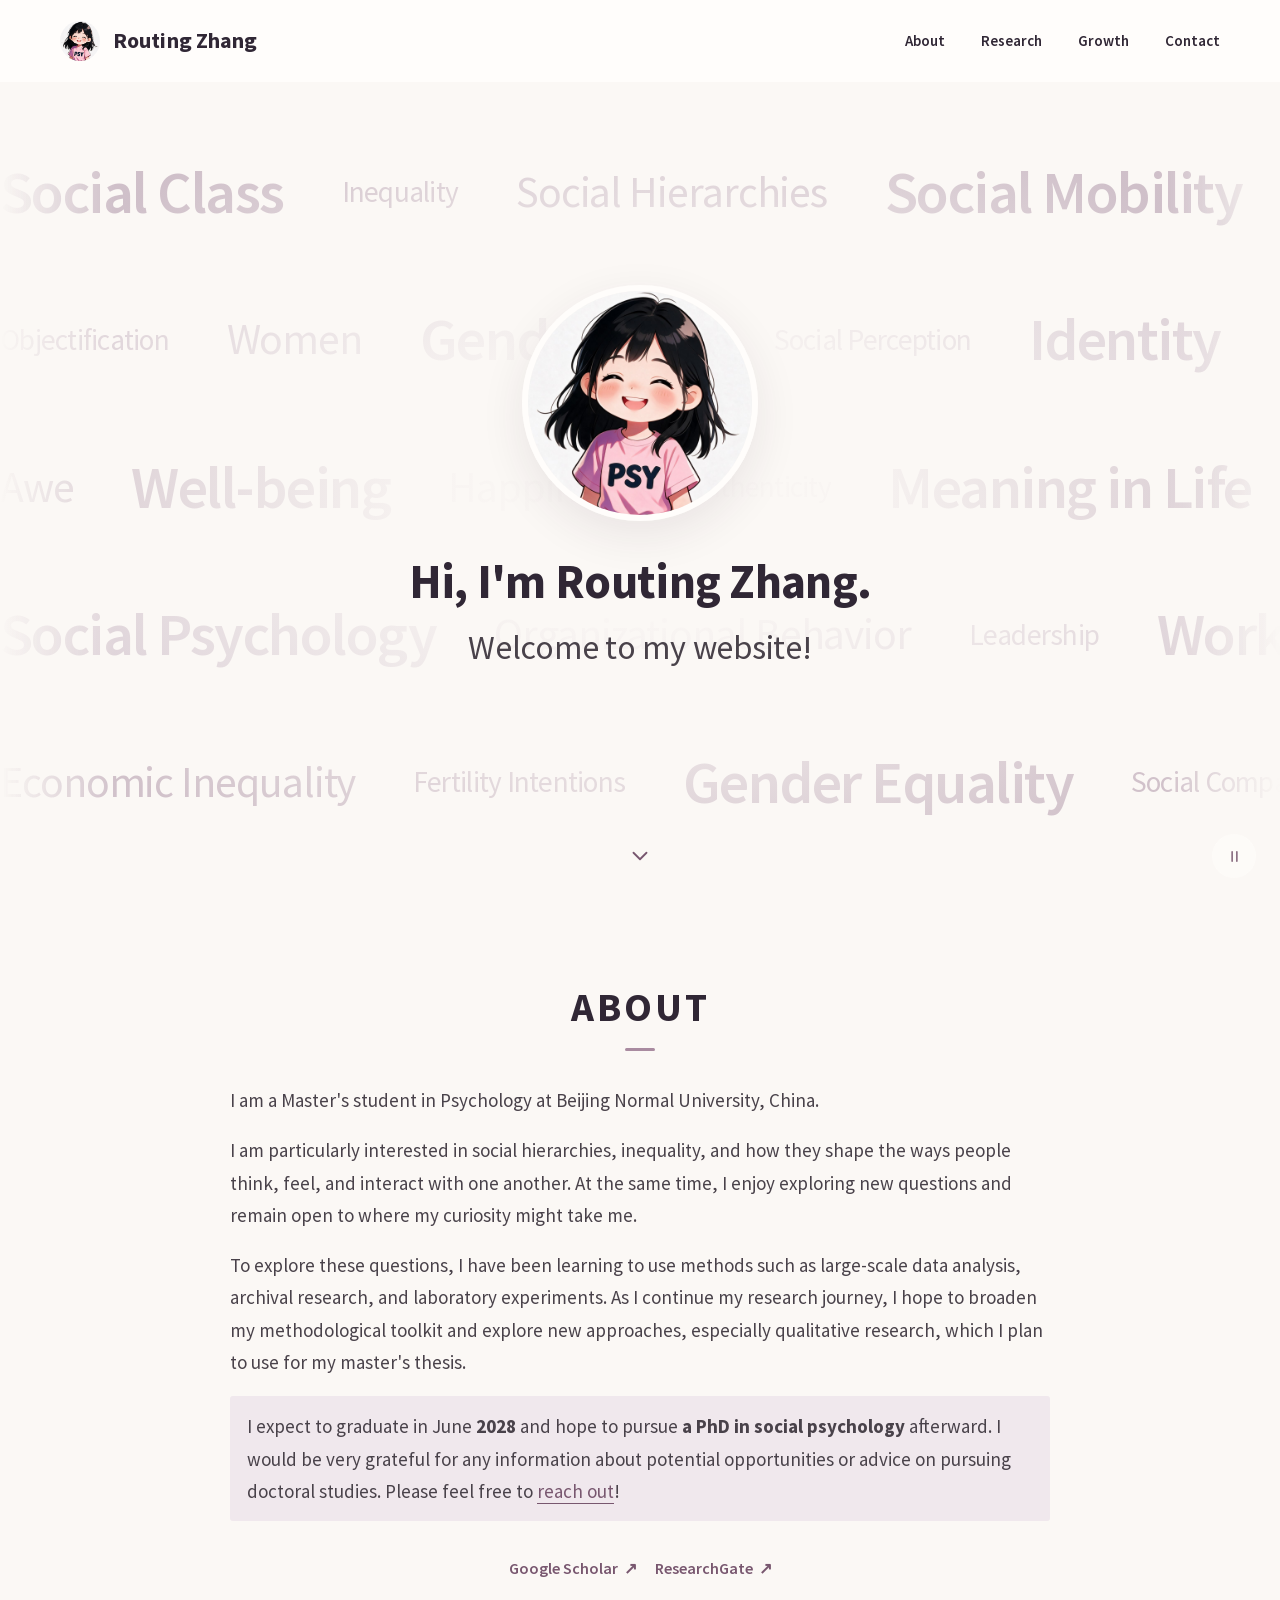
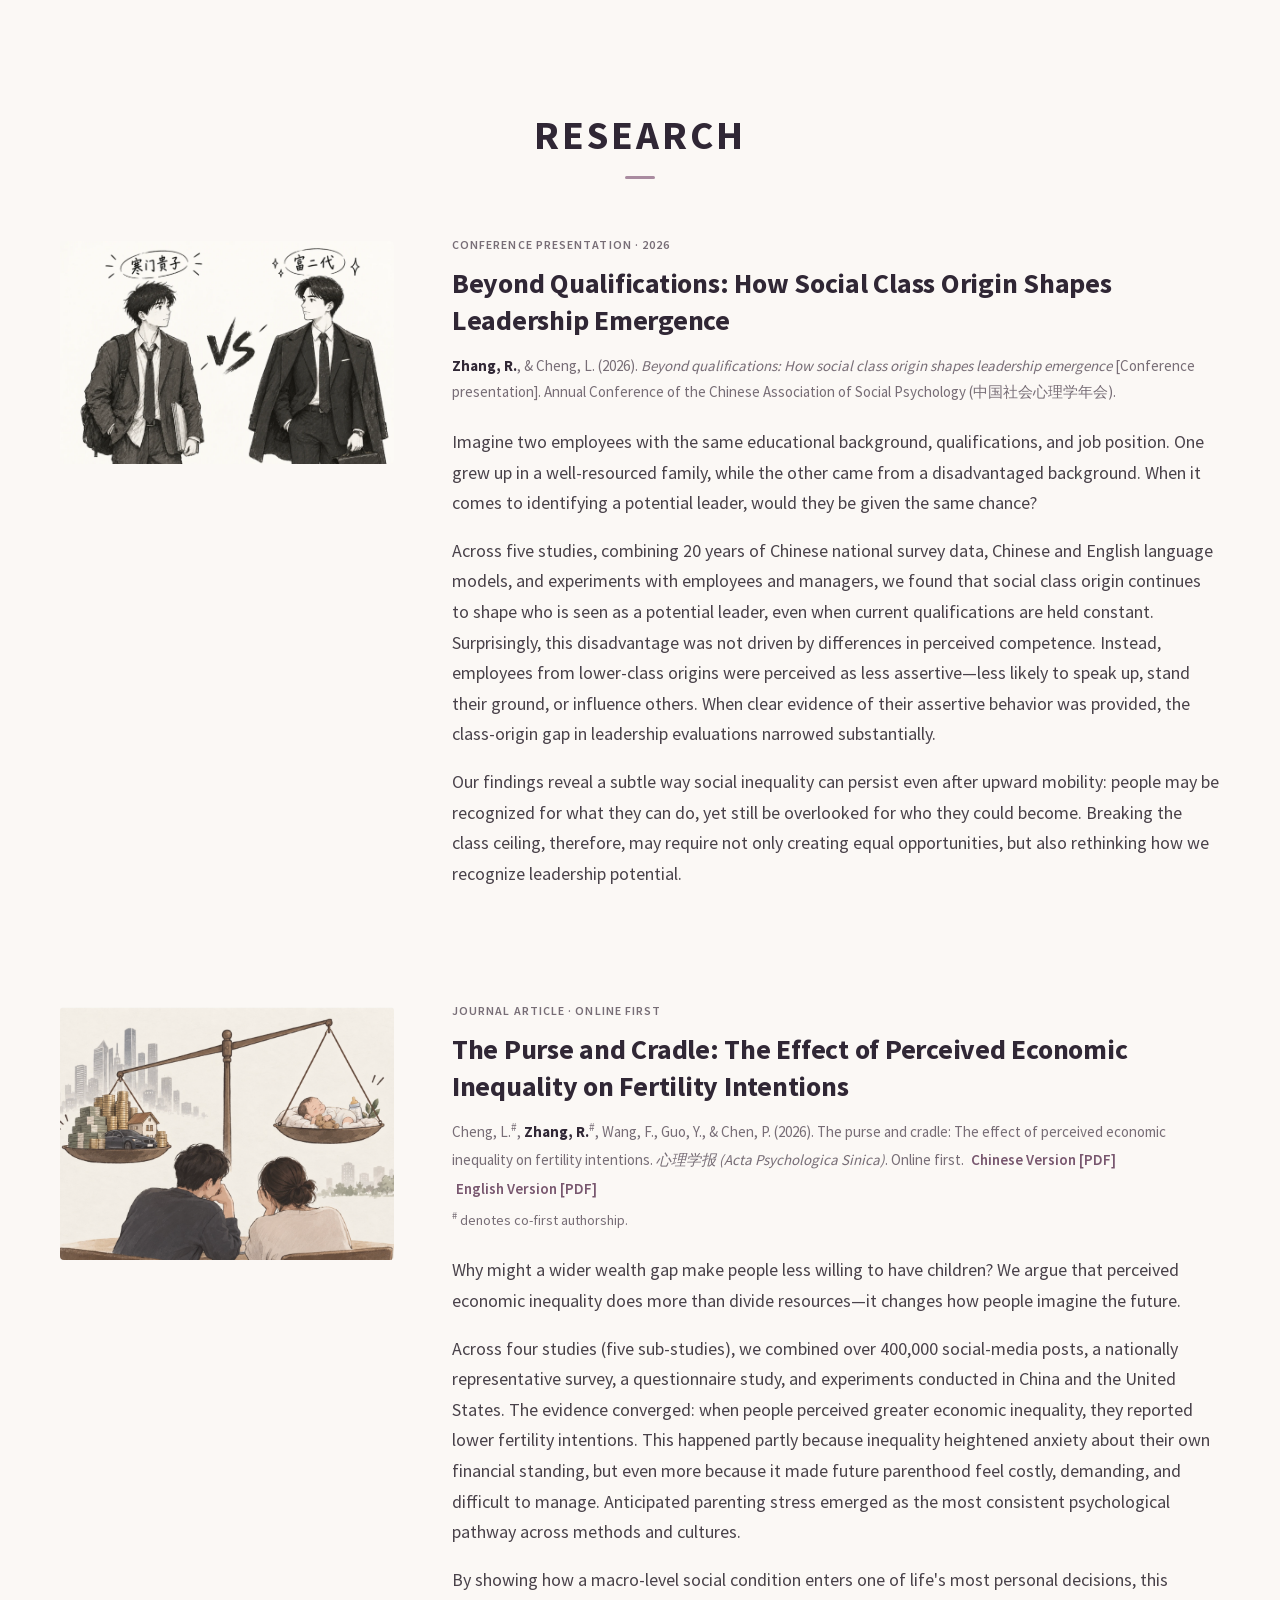
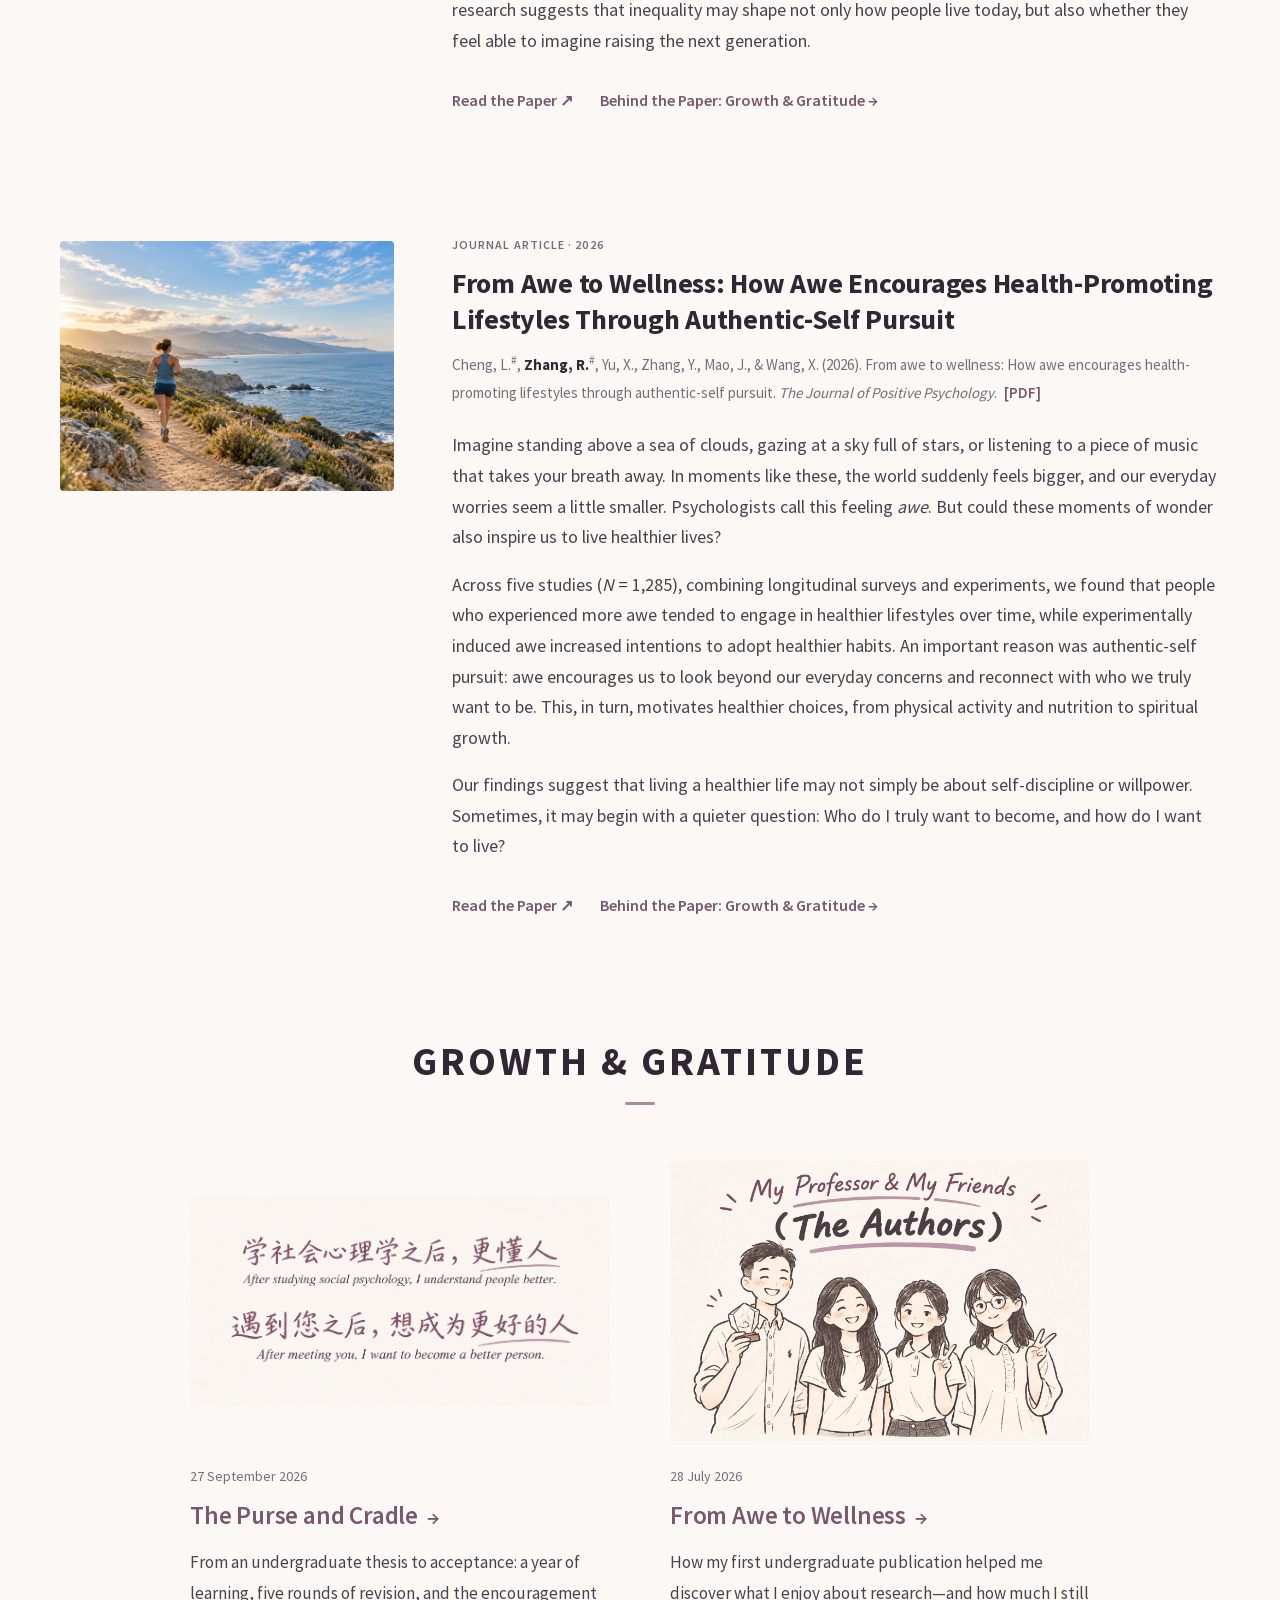
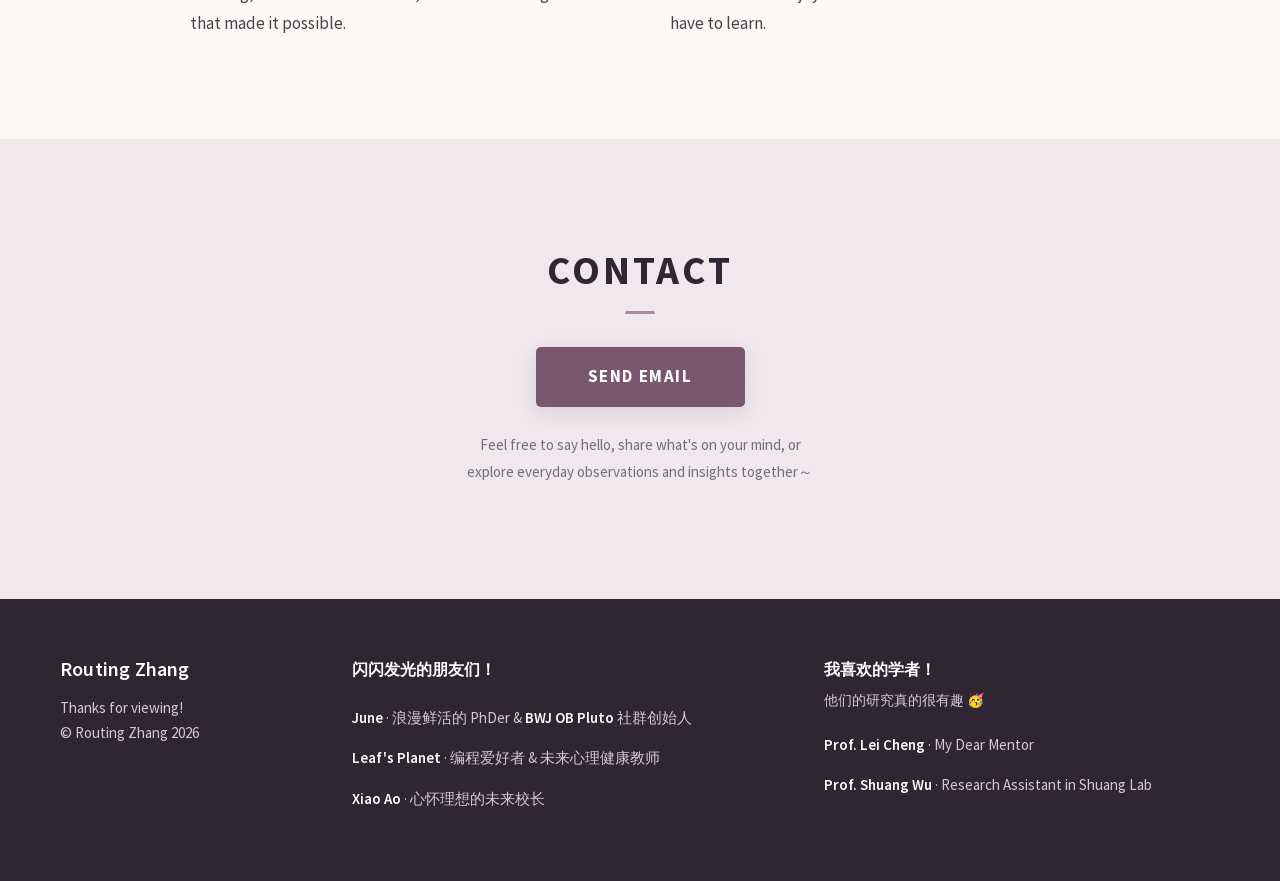
<file: index.html>
<!DOCTYPE html>
<html lang="en">
<head>
<meta charset="UTF-8">
<meta name="viewport" content="width=device-width, initial-scale=1">
<meta name="description" content="Routing Zhang, a graduate student in psychology at Beijing Normal University, studies social hierarchies, inequality, and interpersonal interactions.">
<meta name="theme-color" content="#fbf8f5">
<title>Routing Zhang | Social Psychology</title>
<link rel="icon" type="image/svg+xml" href="assets/favicon.svg">
<link rel="stylesheet" href="styles.css?v=20261113-refined-footer">
</head>
<body>
<a class="skip-link" href="#main-content">Skip to main content</a>
<header class="site-header" id="top">
  <div class="wrap nav-inner">
    <a class="brand" href="#top"><img src="assets/routing-zhang-avatar.png" alt="" width="40" height="40">Routing Zhang</a>
    <button class="menu-toggle" type="button" aria-label="Open navigation" aria-expanded="false" aria-controls="primary-navigation"><svg viewBox="0 0 24 24" fill="none" stroke="currentColor" stroke-width="1.7" stroke-linecap="round" aria-hidden="true"><path d="M4 6h16M4 12h16M4 18h16"/></svg></button>
    <nav id="primary-navigation" aria-label="Primary navigation"><a href="#about">About</a><a href="#research">Research</a><a href="#growth">Growth</a><a href="#contact">Contact</a></nav>
  </div>
</header>
<main id="main-content" tabindex="-1">
  <section class="landing-hero" id="welcome" aria-labelledby="welcome-title">
    <div class="keyword-field" aria-hidden="true">
      <div class="keyword-lane lane-1"><div class="keyword-track"><div class="keyword-group"><span class="keyword word-large">Social Class</span><span class="keyword word-small">Inequality</span><span class="keyword word-medium">Social Hierarchies</span><span class="keyword word-large">Social Mobility</span><span class="keyword word-medium">Status</span><span class="keyword word-small">Power</span></div><div class="keyword-group"><span class="keyword word-large">Social Class</span><span class="keyword word-small">Inequality</span><span class="keyword word-medium">Social Hierarchies</span><span class="keyword word-large">Social Mobility</span><span class="keyword word-medium">Status</span><span class="keyword word-small">Power</span></div></div></div>
      <div class="keyword-lane lane-2"><div class="keyword-track"><div class="keyword-group"><span class="keyword word-small">Objectification</span><span class="keyword word-medium">Women</span><span class="keyword word-large">Gender</span><span class="keyword word-medium">Sex</span><span class="keyword word-small">Social Perception</span><span class="keyword word-large">Identity</span></div><div class="keyword-group"><span class="keyword word-small">Objectification</span><span class="keyword word-medium">Women</span><span class="keyword word-large">Gender</span><span class="keyword word-medium">Sex</span><span class="keyword word-small">Social Perception</span><span class="keyword word-large">Identity</span></div></div></div>
      <div class="keyword-lane lane-3"><div class="keyword-track"><div class="keyword-group"><span class="keyword word-medium">Awe</span><span class="keyword word-large">Well-being</span><span class="keyword word-medium">Happiness</span><span class="keyword word-small">Authenticity</span><span class="keyword word-large">Meaning in Life</span><span class="keyword word-small">Health</span></div><div class="keyword-group"><span class="keyword word-medium">Awe</span><span class="keyword word-large">Well-being</span><span class="keyword word-medium">Happiness</span><span class="keyword word-small">Authenticity</span><span class="keyword word-large">Meaning in Life</span><span class="keyword word-small">Health</span></div></div></div>
      <div class="keyword-lane lane-4"><div class="keyword-track"><div class="keyword-group"><span class="keyword word-large">Social Psychology</span><span class="keyword word-medium">Organizational Behavior</span><span class="keyword word-small">Leadership</span><span class="keyword word-large">Work</span><span class="keyword word-small">Interpersonal Relations</span><span class="keyword word-medium">Social Connection</span></div><div class="keyword-group"><span class="keyword word-large">Social Psychology</span><span class="keyword word-medium">Organizational Behavior</span><span class="keyword word-small">Leadership</span><span class="keyword word-large">Work</span><span class="keyword word-small">Interpersonal Relations</span><span class="keyword word-medium">Social Connection</span></div></div></div>
      <div class="keyword-lane lane-5"><div class="keyword-track"><div class="keyword-group"><span class="keyword word-medium">Economic Inequality</span><span class="keyword word-small">Fertility Intentions</span><span class="keyword word-large">Gender Equality</span><span class="keyword word-small">Social Comparison</span><span class="keyword word-medium">Belonging</span><span class="keyword word-large">Opportunity</span></div><div class="keyword-group"><span class="keyword word-medium">Economic Inequality</span><span class="keyword word-small">Fertility Intentions</span><span class="keyword word-large">Gender Equality</span><span class="keyword word-small">Social Comparison</span><span class="keyword word-medium">Belonging</span><span class="keyword word-large">Opportunity</span></div></div></div>
    </div>
    <div class="hero-wash" aria-hidden="true"></div>
    <div class="hero-content">
      <img class="hero-portrait" src="assets/routing-zhang-avatar.png" width="1080" height="1080" fetchpriority="high" alt="Routing Zhang’s illustrated avatar, smiling in a pink PSY shirt">
      <h1 id="welcome-title">Hi, I'm Routing Zhang.<span>Welcome to my website!</span></h1>
    </div>
    <a class="hero-scroll" href="#about" aria-label="Scroll to my introduction"><svg viewBox="0 0 24 24" fill="none" stroke="currentColor" stroke-width="1.7" stroke-linecap="round" stroke-linejoin="round" aria-hidden="true"><path d="m6 9 6 6 6-6"/></svg></a>
    <button class="keyword-motion" type="button" aria-label="Pause background animation" title="Pause background animation" hidden>
      <svg class="motion-pause" viewBox="0 0 24 24" fill="none" stroke="currentColor" stroke-width="1.8" stroke-linecap="round" aria-hidden="true"><path d="M9 6v12M15 6v12"/></svg>
      <svg class="motion-play" viewBox="0 0 24 24" fill="none" stroke="currentColor" stroke-width="1.8" stroke-linejoin="round" aria-hidden="true"><path d="m9 5 10 7-10 7Z"/></svg>
    </button>
  </section>
  <div class="wrap">
  <section class="about" id="about" tabindex="-1" aria-labelledby="about-title">
    <div class="about-text">
      <h2 id="about-title">About</h2>
      <p>I am a Master's student in Psychology at Beijing Normal University, China.</p>
      <p>I am particularly interested in social hierarchies, inequality, and how they shape the ways people think, feel, and interact with one another. At the same time, I enjoy exploring new questions and remain open to where my curiosity might take me.</p>
      <p>To explore these questions, I have been learning to use methods such as large-scale data analysis, archival research, and laboratory experiments. As I continue my research journey, I hope to broaden my methodological toolkit and explore new approaches, especially qualitative research, which I plan to use for my master's thesis.</p>
      <p class="phd-paragraph">I expect to graduate in June <strong>2028</strong> and hope to pursue <strong>a PhD in social psychology</strong> afterward. I would be very grateful for any information about potential opportunities or advice on pursuing doctoral studies. Please feel free to <a href="mailto:routingzhang@mail.bnu.edu.cn">reach out</a>!</p>
      <p class="about-links"><a href="https://scholar.google.com/citations?user=qFrgf9sAAAAJ&amp;hl=zh-CN" target="_blank" rel="noopener noreferrer">Google Scholar <span aria-hidden="true">↗</span></a><a href="https://www.researchgate.net/profile/Routing-Zhang" target="_blank" rel="noopener noreferrer">ResearchGate <span aria-hidden="true">↗</span></a></p>
    </div>
  </section>
  <section class="research" id="research" tabindex="-1" aria-labelledby="research-title">
    <div class="section-head"><h2 id="research-title">Research</h2></div>
    <article class="paper" id="beyond-qualifications" aria-labelledby="leader-title">
      <div class="paper-layout">
        <div class="paper-image"><img src="assets/beyond-qualifications.webp" width="1500" height="1001" loading="lazy" alt="Black-and-white drawing of two men in different suits, labeled 寒门贵子 versus 富二代"></div>
        <div class="paper-body">
          <p class="paper-type">CONFERENCE PRESENTATION · 2026</p>
          <h3 id="leader-title">Beyond Qualifications: How Social Class Origin Shapes Leadership Emergence</h3>
          <p class="reference"><strong>Zhang, R.</strong>, &amp; Cheng, L. (2026). <em>Beyond qualifications: How social class origin shapes leadership emergence</em> [Conference presentation]. Annual Conference of the Chinese Association of Social Psychology (中国社会心理学年会).</p>
          <p>Imagine two employees with the same educational background, qualifications, and job position. One grew up in a well-resourced family, while the other came from a disadvantaged background. When it comes to identifying a potential leader, would they be given the same chance?</p>
          <p>Across five studies, combining 20 years of Chinese national survey data, Chinese and English language models, and experiments with employees and managers, we found that social class origin continues to shape who is seen as a potential leader, even when current qualifications are held constant. Surprisingly, this disadvantage was not driven by differences in perceived competence. Instead, employees from lower-class origins were perceived as less assertive—less likely to speak up, stand their ground, or influence others. When clear evidence of their assertive behavior was provided, the class-origin gap in leadership evaluations narrowed substantially.</p>
          <p>Our findings reveal a subtle way social inequality can persist even after upward mobility: people may be recognized for what they can do, yet still be overlooked for who they could become. Breaking the class ceiling, therefore, may require not only creating equal opportunities, but also rethinking how we recognize leadership potential.</p>
        </div>
      </div>
    </article>
    <article class="paper" id="purse-and-cradle" aria-labelledby="purse-title">
      <div class="paper-layout">
        <div class="paper-image"><img src="assets/purse-and-cradle.png" width="1824" height="1378" loading="lazy" alt="Warm hand-drawn illustration of a couple facing a scale: wealth, a house, and a car on one side, and a sleeping baby on the other"></div>
        <div class="paper-body">
          <p class="paper-type">JOURNAL ARTICLE · ONLINE FIRST</p>
          <h3 id="purse-title">The Purse and Cradle: The Effect of Perceived Economic Inequality on Fertility Intentions</h3>
          <p class="reference">Cheng, L.<sup aria-label="co-first author">#</sup>, <strong>Zhang, R.</strong><sup aria-label="co-first author">#</sup>, Wang, F., Guo, Y., &amp; Chen, P. (2026). The purse and cradle: The effect of perceived economic inequality on fertility intentions. <em>心理学报 (Acta Psychologica Sinica)</em>. Online first. <a class="pdf-link"
   href="assets/papers/the-purse-and-cradle.pdf?v=20261104"
   target="_blank"
   rel="noopener noreferrer"
   aria-label="Open Chinese PDF: The Purse and Cradle">
  Chinese Version [PDF]
</a>
<a class="pdf-link"
   href="assets/papers/the-purse-and-cradle-en.pdf"
   target="_blank"
   rel="noopener noreferrer"
   aria-label="Open English PDF: The Purse and Cradle">
  English Version [PDF]
</a><span class="authorship-note"><sup>#</sup> denotes co-first authorship.</span></p>
          <p>Why might a wider wealth gap make people less willing to have children? We argue that perceived economic inequality does more than divide resources—it changes how people imagine the future.</p>
          <p>Across four studies (five sub-studies), we combined over 400,000 social-media posts, a nationally representative survey, a questionnaire study, and experiments conducted in China and the United States. The evidence converged: when people perceived greater economic inequality, they reported lower fertility intentions. This happened partly because inequality heightened anxiety about their own financial standing, but even more because it made future parenthood feel costly, demanding, and difficult to manage. Anticipated parenting stress emerged as the most consistent psychological pathway across methods and cultures.</p>
          <p>By showing how a macro-level social condition enters one of life's most personal decisions, this research suggests that inequality may shape not only how people live today, but also whether they feel able to imagine raising the next generation.</p>
          <p class="paper-links"><a href="https://journal.psych.ac.cn/xlxb/CN/abstract/abstract16481.shtml" target="_blank" rel="noopener noreferrer">Read the Paper ↗</a><a href="purse-and-cradle-story.html">Behind the Paper: Growth &amp; Gratitude →</a></p>
        </div>
      </div>
    </article>
    <article class="paper" id="awe-to-wellness" aria-labelledby="awe-title">
      <div class="paper-layout">
        <div class="paper-image awe-image"><img src="assets/awe-running.png" width="1448" height="1086" loading="lazy" alt="A runner on a coastal nature trail, with the ocean and mountains in soft morning light"></div>
        <div class="paper-body">
          <p class="paper-type">JOURNAL ARTICLE · 2026</p>
          <h3 id="awe-title">From Awe to Wellness: How Awe Encourages Health-Promoting Lifestyles Through Authentic-Self Pursuit</h3>
          <p class="reference">Cheng, L.<sup aria-label="co-first author">#</sup>, <strong>Zhang, R.</strong><sup aria-label="co-first author">#</sup>, Yu, X., Zhang, Y., Mao, J., &amp; Wang, X. (2026). From awe to wellness: How awe encourages health-promoting lifestyles through authentic-self pursuit. <em>The Journal of Positive Psychology</em>. <a class="pdf-link" href="assets/papers/from-awe-to-wellness.pdf" target="_blank" rel="noopener noreferrer" aria-label="Open PDF: From Awe to Wellness">[PDF]</a></p>
          <p>Imagine standing above a sea of clouds, gazing at a sky full of stars, or listening to a piece of music that takes your breath away. In moments like these, the world suddenly feels bigger, and our everyday worries seem a little smaller. Psychologists call this feeling <em>awe</em>. But could these moments of wonder also inspire us to live healthier lives?</p>
          <p>Across five studies (<em>N</em> = 1,285), combining longitudinal surveys and experiments, we found that people who experienced more awe tended to engage in healthier lifestyles over time, while experimentally induced awe increased intentions to adopt healthier habits. An important reason was authentic-self pursuit: awe encourages us to look beyond our everyday concerns and reconnect with who we truly want to be. This, in turn, motivates healthier choices, from physical activity and nutrition to spiritual growth.</p>
          <p>Our findings suggest that living a healthier life may not simply be about self-discipline or willpower. Sometimes, it may begin with a quieter question: Who do I truly want to become, and how do I want to live?</p>
          <p class="paper-links"><a href="https://doi.org/10.1080/17439760.2026.2708043" target="_blank" rel="noopener noreferrer">Read the Paper ↗</a><a href="awe-to-wellness-story.html">Behind the Paper: Growth &amp; Gratitude →</a></p>
        </div>
      </div>
    </article>
  </section>
<section class="becoming home-growth" id="growth" tabindex="-1" aria-labelledby="growth-title">
    <header class="section-head">
      <h2 id="growth-title">Growth &amp; Gratitude</h2>
    </header>
    <div class="becoming-list">
      <article class="becoming-entry" aria-labelledby="becoming-purse-title">
        <a class="growth-cover" href="purse-and-cradle-story.html" aria-labelledby="becoming-purse-title"><img src="assets/purse-growth-cover-plum.png" width="1774" height="887" alt="After studying social psychology, I understand people better. After meeting you, I want to become a better person." decoding="async"></a>
        <p class="becoming-date"><time datetime="2026-09-27">27 September 2026</time></p>
        <h3 id="becoming-purse-title"><a href="purse-and-cradle-story.html">The Purse and Cradle <span aria-hidden="true">→</span></a></h3>
        <p>From an undergraduate thesis to acceptance: a year of learning, five rounds of revision, and the encouragement that made it possible.</p>
      </article>
      <article class="becoming-entry" aria-labelledby="becoming-awe-title">
        <a class="growth-cover" href="awe-to-wellness-story.html" aria-labelledby="becoming-awe-title"><img src="assets/awe-growth-cover-plum.png" width="1536" height="1024" alt="My Professor and My Friends: an illustrated group portrait of the authors." decoding="async"></a>
        <p class="becoming-date"><time datetime="2026-07-28">28 July 2026</time></p>
        <h3 id="becoming-awe-title"><a href="awe-to-wellness-story.html">From Awe to Wellness <span aria-hidden="true">→</span></a></h3>
        <p>How my first undergraduate publication helped me discover what I enjoy about research—and how much I still have to learn.</p>
      </article>
    </div>
  </section>
  </div>
</main>
<section class="contact" id="contact" tabindex="-1" aria-labelledby="contact-title">
  <div class="wrap">
    <h2 id="contact-title">Contact</h2>
    <a class="email-button" href="mailto:routingzhang@mail.bnu.edu.cn">Send Email</a>
    <p class="contact-note" style="max-width:580px;text-wrap:balance;margin:24px auto 0;font-size:15px;line-height:1.8;color:var(--muted)">Feel free to say hello, share what's on your mind, or explore everyday observations and insights together～</p>
  </div>
</section>
<footer class="footer">
  <div class="wrap footer-main">
    <div class="footer-about">
      <p class="footer-name">Routing Zhang</p>
      <p class="footer-note">Thanks for viewing! <span class="footer-credit">© Routing Zhang <span id="year">2026</span></span></p>
    </div>
    <nav class="footer-friends" aria-labelledby="friends-title">
      <h2 id="friends-title" lang="zh-CN">闪闪发光的朋友们！</h2>
      <ul>
        <li><a href="https://wenjunbian.github.io/" target="_blank" rel="noopener noreferrer">June</a><span class="footer-description" lang="zh-CN"> · 浪漫鲜活的 PhDer &amp; <a href="https://mp.weixin.qq.com/s/BjEi-r94QIzPFTiwJjfrXA" target="_blank" rel="noopener noreferrer">BWJ OB Pluto</a> 社群创始人</span></li>
        <li><a href="https://blog.leafyee.xyz/" target="_blank" rel="noopener noreferrer">Leaf's Planet</a><span class="footer-description" lang="zh-CN"> · 编程爱好者 &amp; 未来心理健康教师</span></li>
        <li><a href="https://tianyuliufang.com/" target="_blank" rel="noopener noreferrer">Xiao Ao</a><span class="footer-description" lang="zh-CN"> · 心怀理想的未来校长</span></li>
      </ul>
    </nav>
    <nav class="footer-friends footer-scholars" aria-labelledby="scholars-title">
      <h2 id="scholars-title" lang="zh-CN">我喜欢的学者！</h2>
      <p class="footer-intro" lang="zh-CN">他们的研究真的很有趣 🥳</p>
      <ul>
        <li><a href="https://leicheng-socialpsychology.github.io/#/featured" target="_blank" rel="noopener noreferrer">Prof. Lei Cheng</a><span class="footer-description"> · My Dear Mentor</span></li>
        <li><a href="https://shuangwu-ob.github.io/" target="_blank" rel="noopener noreferrer">Prof. Shuang Wu</a><span class="footer-description"> · Research Assistant in Shuang Lab</span></li>
      </ul>
    </nav>
  </div>
</footer>
<script src="script.js?v=20261028-keyword-hero-v1" defer></script>
  <!-- Statcounter -->
<script>
var sc_project = 13370671;
var sc_invisible = 1;
var sc_security = "4b68d99b";
</script>
<script
  src="https://www.statcounter.com/counter/counter.js"
  async>
</script>
<noscript>
  <div class="statcounter">
    <a title="free hit counter"
       href="https://statcounter.com/"
       target="_blank"
       rel="noopener noreferrer">
      <img class="statcounter"
           src="https://c.statcounter.com/13370671/0/4b68d99b/1/"
           alt="free hit counter"
           referrerpolicy="no-referrer-when-downgrade">
    </a>
  </div>
</noscript>
<!-- End of Statcounter -->
</body>
</html>
</file>
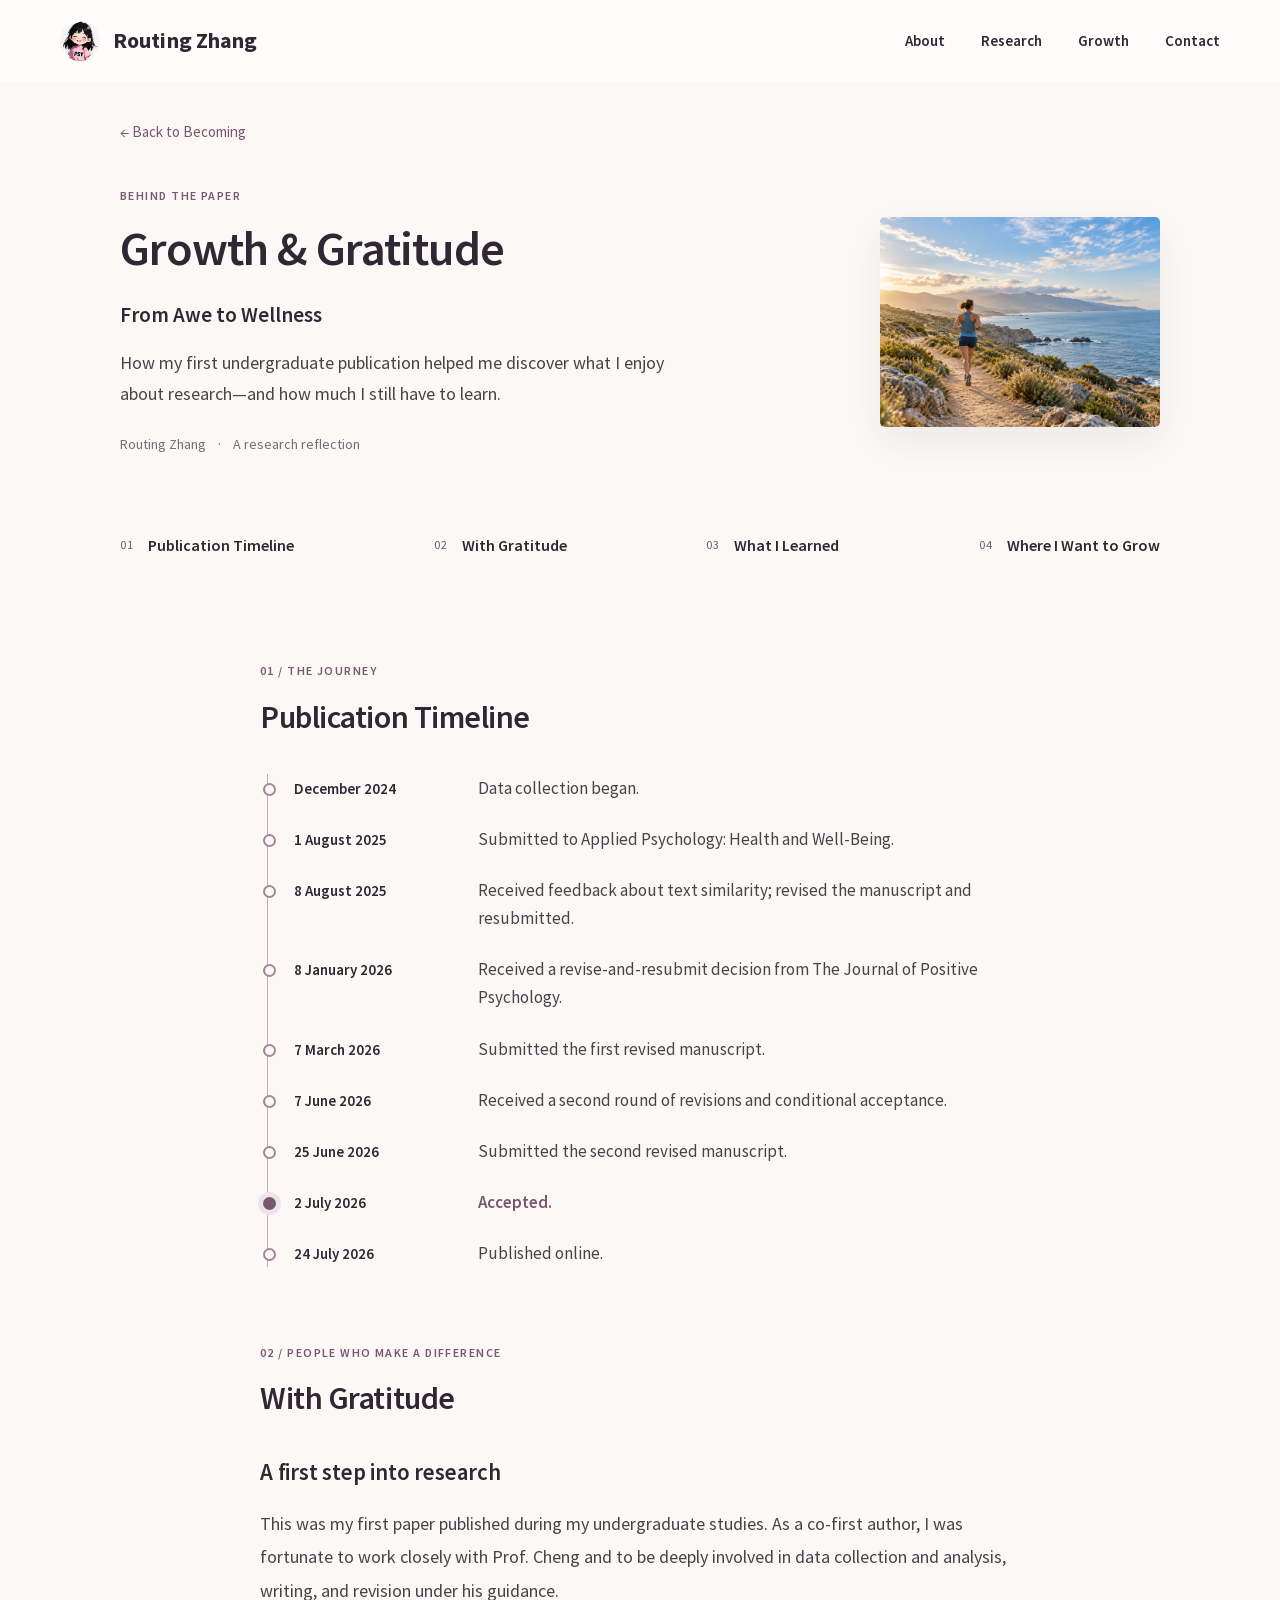
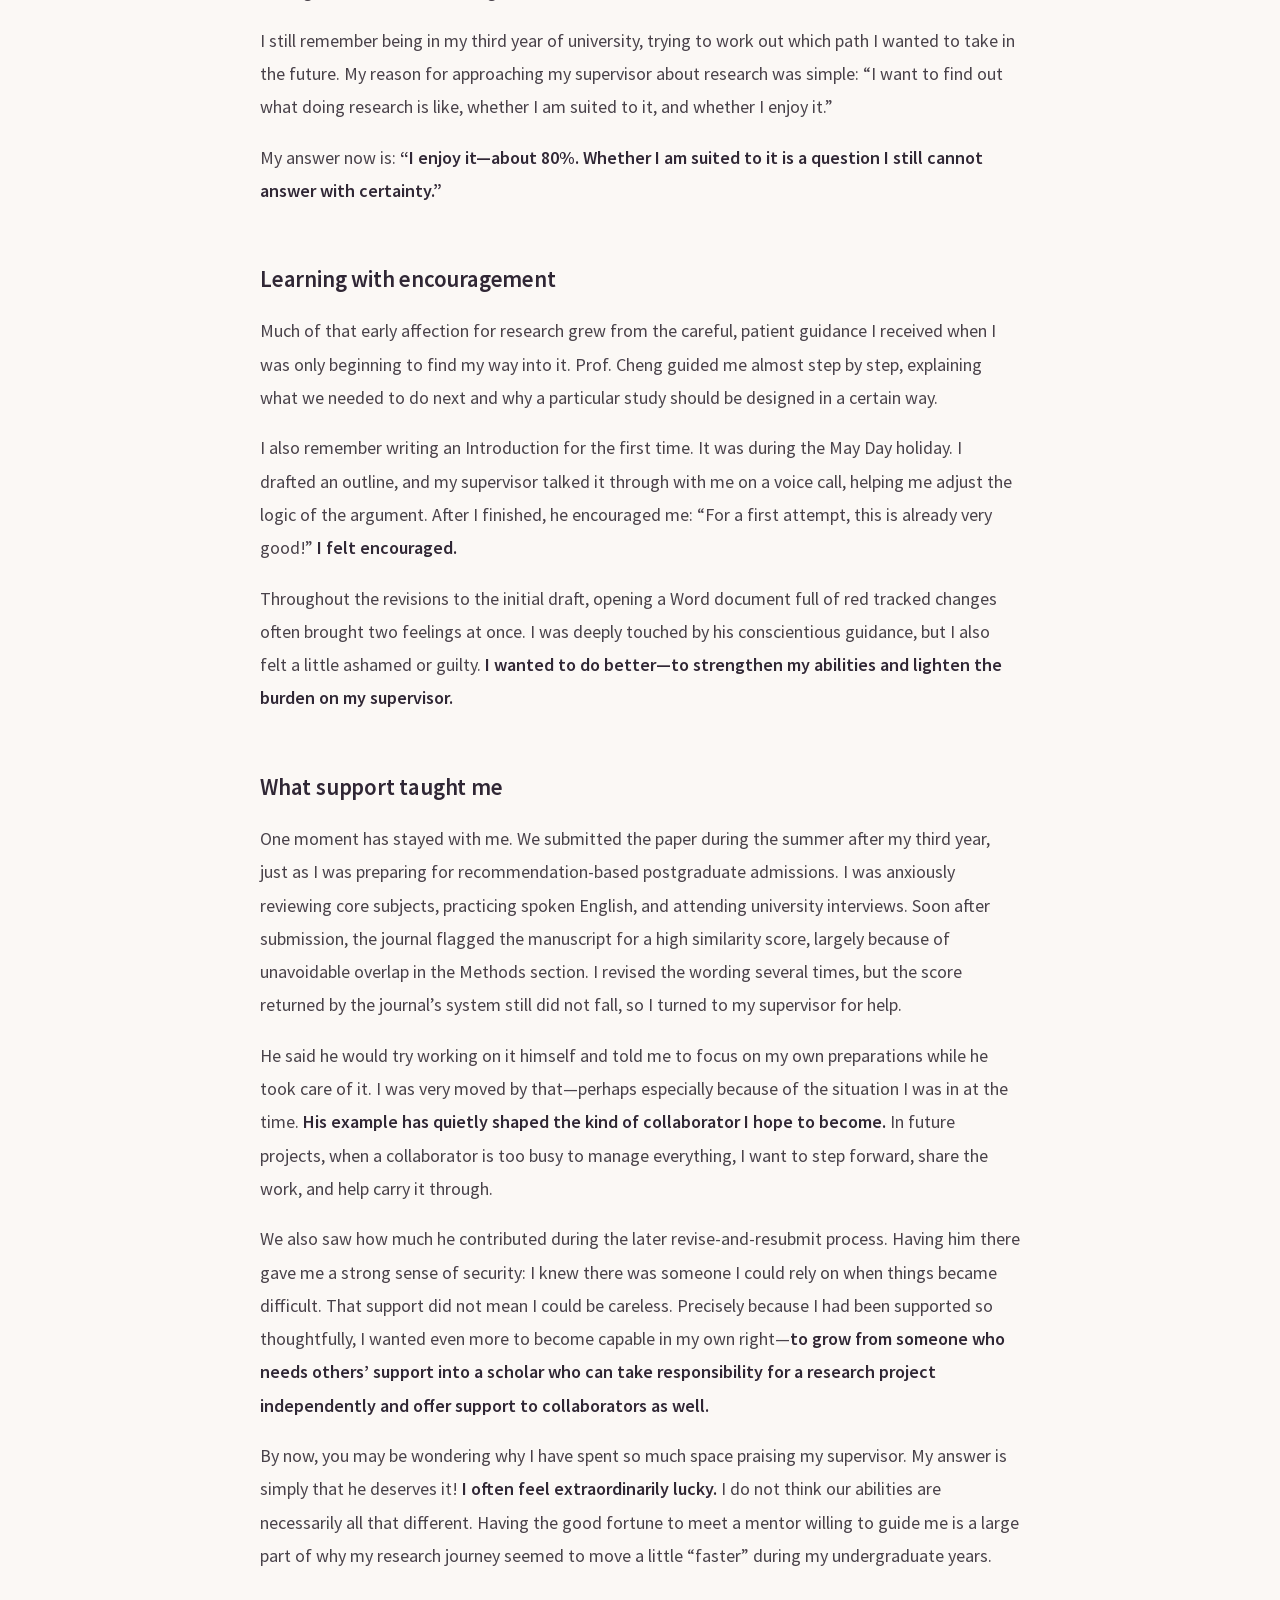
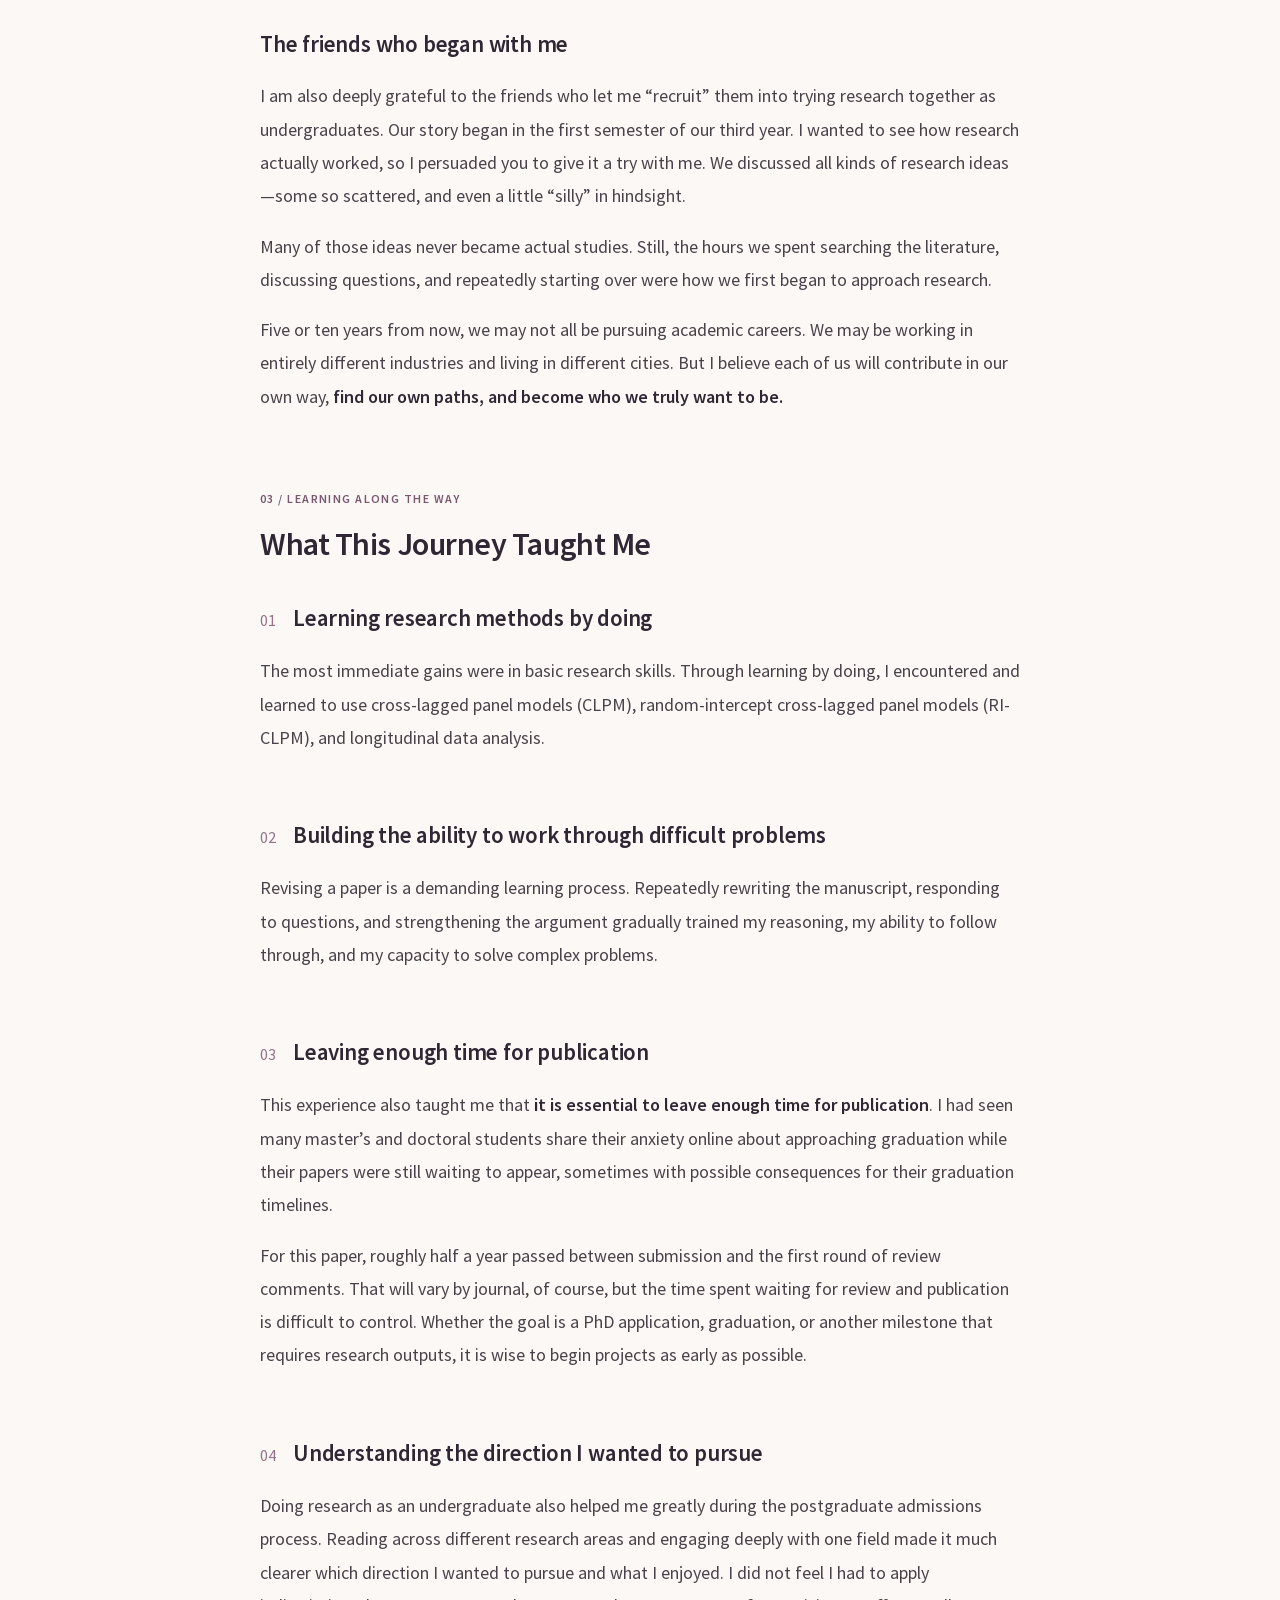
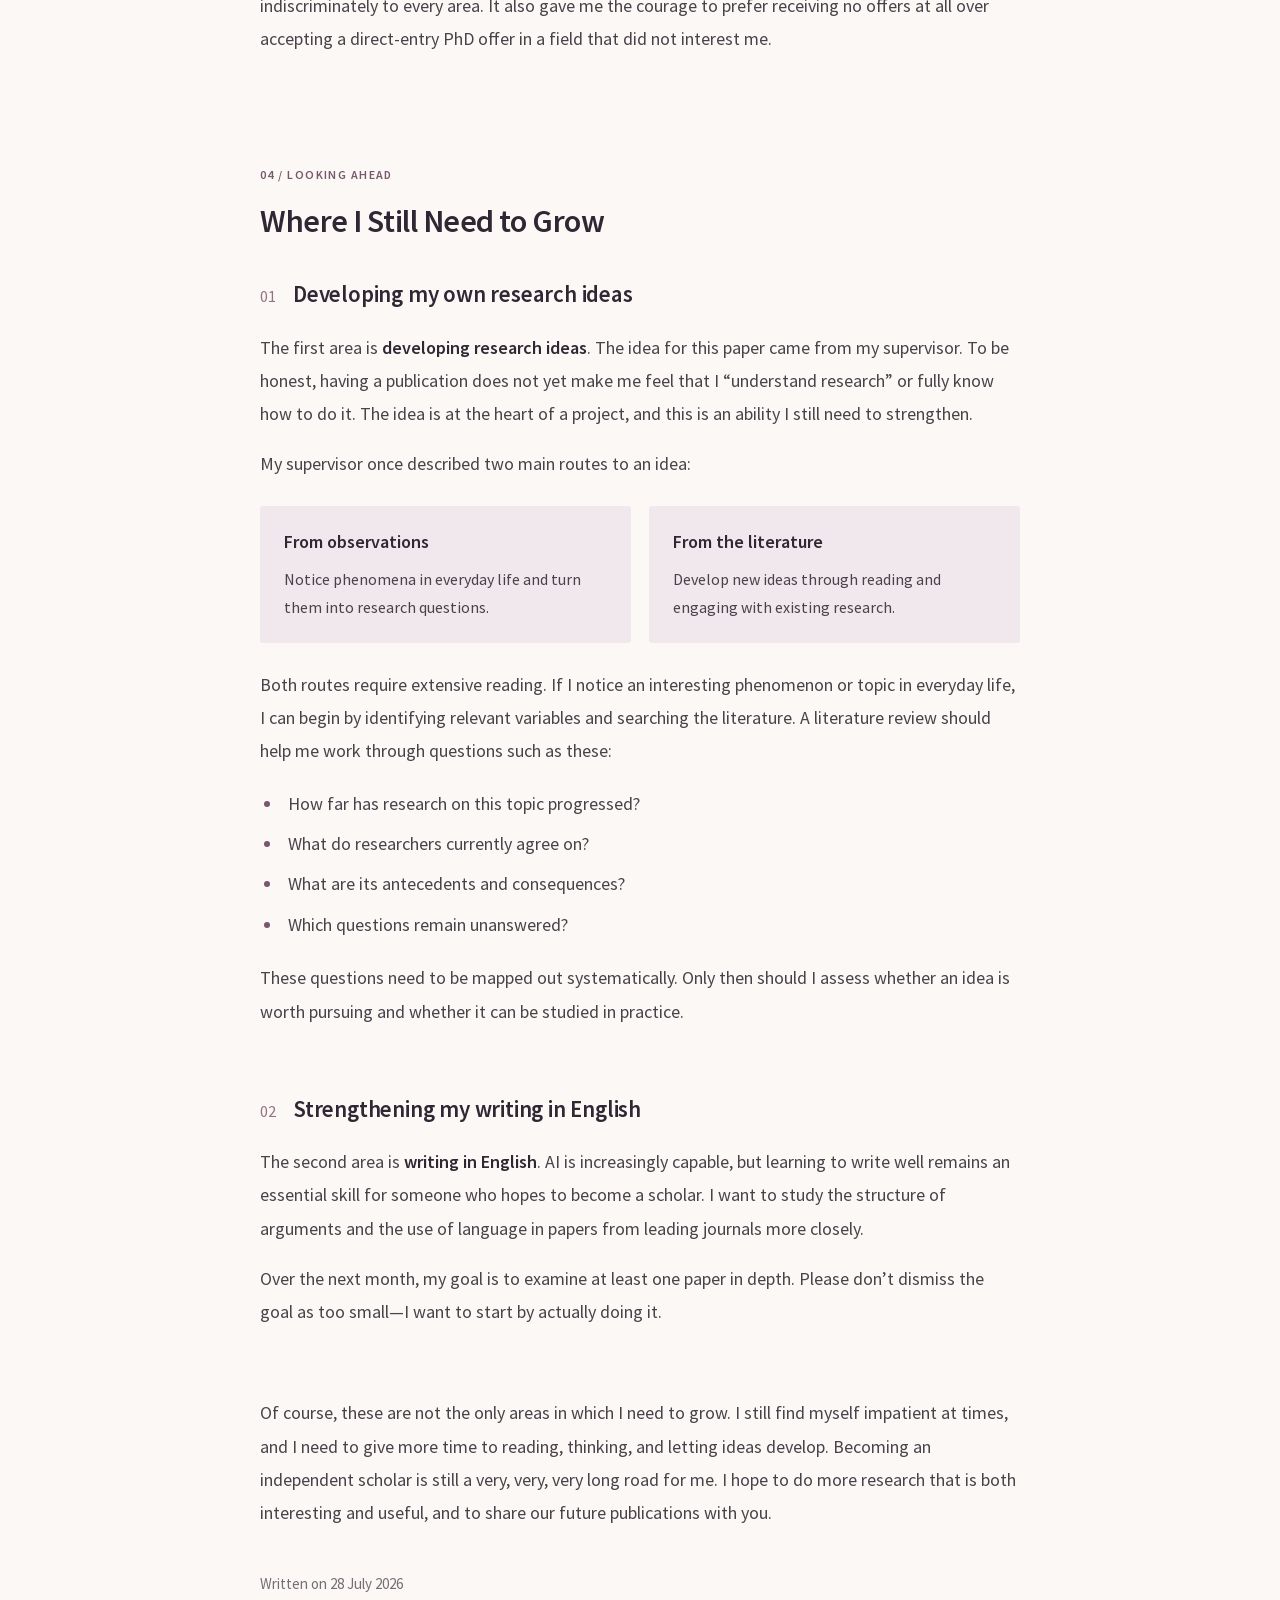
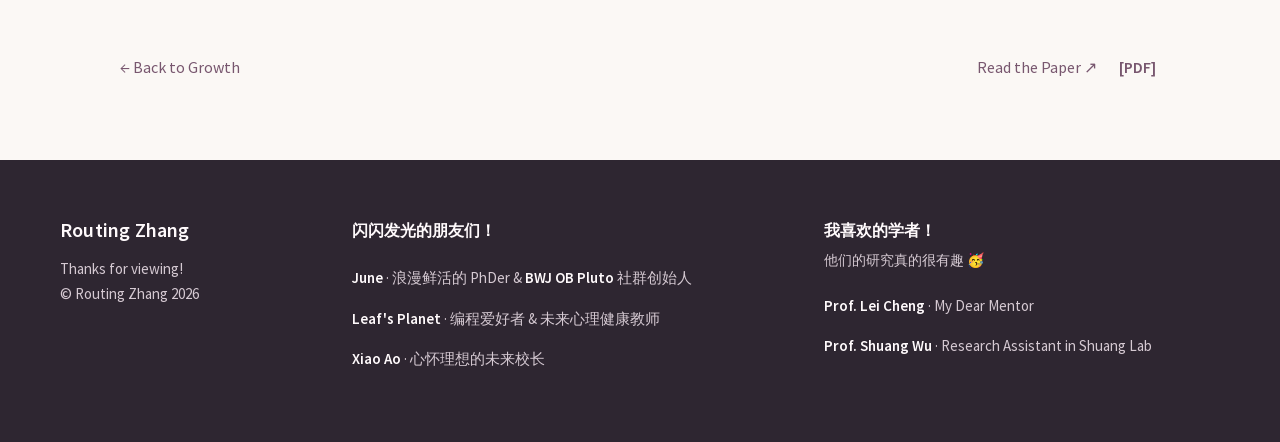
<file: awe-to-wellness-story.html>
<!DOCTYPE html>
<html lang="en"><head><meta charset="UTF-8"><meta name="viewport" content="width=device-width, initial-scale=1"><meta name="theme-color" content="#fbf8f5"><meta name="description" content="Routing Zhang reflects on a first undergraduate publication, mentorship, collaboration, and learning to become an independent scholar."><title>From Awe to Wellness — Behind the Paper | Routing Zhang</title><link rel="icon" type="image/svg+xml" href="assets/favicon.svg"><link rel="stylesheet" href="styles.css?v=20261113-refined-footer"><link rel="stylesheet" href="story.css?v=20261027-timeline-restored"></head><body class="story-page"><a class="skip-link" href="#story-content">Skip to main content</a>
<header class="site-header" id="top"><div class="wrap nav-inner">
<a class="brand" href="index.html#top"><img src="assets/routing-zhang-avatar.png" alt="" width="40" height="40">Routing Zhang</a>
<button class="menu-toggle" type="button" aria-label="Open navigation" aria-expanded="false" aria-controls="primary-navigation"><svg viewBox="0 0 24 24" fill="none" stroke="currentColor" stroke-width="1.7" stroke-linecap="round" aria-hidden="true"><path d="M4 6h16M4 12h16M4 18h16"/></svg></button>
<nav id="primary-navigation" aria-label="Primary navigation"><a href="index.html#about">About</a><a href="index.html#research">Research</a><a href="index.html#growth">Growth</a><a href="index.html#contact">Contact</a></nav>
</div></header>
<main class="story-main" id="story-content" tabindex="-1"><a class="story-back" href="becoming.html">← Back to Becoming</a>
<section class="story-hero" aria-labelledby="story-title"><div><p class="story-eyebrow">Behind the Paper</p><h1 id="story-title">Growth &amp; Gratitude</h1><p class="story-paper-title">From Awe to Wellness</p><p class="story-deck">How my first undergraduate publication helped me discover what I enjoy about research—and how much I still have to learn.</p><p class="story-byline">Routing Zhang <span aria-hidden="true">·</span> A research reflection</p></div><img class="story-hero-image" src="assets/awe-running.png" width="1448" height="1086" alt="A runner on a coastal nature trail in soft morning light"></section>
<nav class="story-contents" aria-label="On this page"><a href="#timeline"><span>01</span> Publication Timeline</a><a href="#gratitude"><span>02</span> With Gratitude</a><a href="#lessons"><span>03</span> What I Learned</a><a href="#growth"><span>04</span> Where I Want to Grow</a></nav>
<section class="story-section story-reading" id="timeline" tabindex="-1" aria-labelledby="timeline-title"><header class="story-section-heading"><p class="story-eyebrow">01 / The journey</p><h2 id="timeline-title">Publication Timeline</h2></header><ol class="timeline-list"><li class="milestone"><time datetime="2024-12">December 2024</time><p>Data collection began.</p></li>
<li class="milestone"><time datetime="2025-08-01">1 August 2025</time><p>Submitted to Applied Psychology: Health and Well-Being.</p></li>
<li class="milestone"><time datetime="2025-08-08">8 August 2025</time><p>Received feedback about text similarity; revised the manuscript and resubmitted.</p></li>
<li class="milestone"><time datetime="2026-01-08">8 January 2026</time><p>Received a revise-and-resubmit decision from The Journal of Positive Psychology.</p></li>
<li class="milestone"><time datetime="2026-03-07">7 March 2026</time><p>Submitted the first revised manuscript.</p></li>
<li class="milestone"><time datetime="2026-06-07">7 June 2026</time><p>Received a second round of revisions and conditional acceptance.</p></li>
<li class="milestone"><time datetime="2026-06-25">25 June 2026</time><p>Submitted the second revised manuscript.</p></li>
<li class="milestone milestone-accepted"><time datetime="2026-07-02">2 July 2026</time><p>Accepted.</p></li>
<li class="milestone"><time datetime="2026-07-24">24 July 2026</time><p>Published online.</p></li></ol></section>
<section class="story-section story-reading" id="gratitude" tabindex="-1" aria-labelledby="gratitude-title"><header class="story-section-heading"><p class="story-eyebrow">02 / People who make a difference</p><h2 id="gratitude-title">With Gratitude</h2></header><section class="gratitude-chapter"><h3>A first step into research</h3><div class="story-copy"><p>This was my first paper published during my undergraduate studies. As a co-first author, I was fortunate to work closely with Prof. Cheng and to be deeply involved in data collection and analysis, writing, and revision under his guidance.</p><p>I still remember being in my third year of university, trying to work out which path I wanted to take in the future. My reason for approaching my supervisor about research was simple: “I want to find out what doing research is like, whether I am suited to it, and whether I enjoy it.”</p><p>My answer now is: <strong>“I enjoy it—about 80%. Whether I am suited to it is a question I still cannot answer with certainty.”</strong></p></div></section>
<section class="gratitude-chapter"><h3>Learning with encouragement</h3><div class="story-copy"><p>Much of that early affection for research grew from the careful, patient guidance I received when I was only beginning to find my way into it. Prof. Cheng guided me almost step by step, explaining what we needed to do next and why a particular study should be designed in a certain way.</p><p>I also remember writing an Introduction for the first time. It was during the May Day holiday. I drafted an outline, and my supervisor talked it through with me on a voice call, helping me adjust the logic of the argument. After I finished, he encouraged me: “For a first attempt, this is already very good!” <strong>I felt encouraged.</strong></p><p>Throughout the revisions to the initial draft, opening a Word document full of red tracked changes often brought two feelings at once. I was deeply touched by his conscientious guidance, but I also felt a little ashamed or guilty. <strong>I wanted to do better—to strengthen my abilities and lighten the burden on my supervisor.</strong></p></div></section>
<section class="gratitude-chapter"><h3>What support taught me</h3><div class="story-copy"><p>One moment has stayed with me. We submitted the paper during the summer after my third year, just as I was preparing for recommendation-based postgraduate admissions. I was anxiously reviewing core subjects, practicing spoken English, and attending university interviews. Soon after submission, the journal flagged the manuscript for a high similarity score, largely because of unavoidable overlap in the Methods section. I revised the wording several times, but the score returned by the journal’s system still did not fall, so I turned to my supervisor for help.</p><p>He said he would try working on it himself and told me to focus on my own preparations while he took care of it. I was very moved by that—perhaps especially because of the situation I was in at the time. <strong>His example has quietly shaped the kind of collaborator I hope to become.</strong> In future projects, when a collaborator is too busy to manage everything, I want to step forward, share the work, and help carry it through.</p><p>We also saw how much he contributed during the later revise-and-resubmit process. Having him there gave me a strong sense of security: I knew there was someone I could rely on when things became difficult. That support did not mean I could be careless. Precisely because I had been supported so thoughtfully, I wanted even more to become capable in my own right—<strong>to grow from someone who needs others’ support into a scholar who can take responsibility for a research project independently and offer support to collaborators as well.</strong></p><p>By now, you may be wondering why I have spent so much space praising my supervisor. My answer is simply that he deserves it! <strong>I often feel extraordinarily lucky.</strong> I do not think our abilities are necessarily all that different. Having the good fortune to meet a mentor willing to guide me is a large part of why my research journey seemed to move a little “faster” during my undergraduate years.</p></div></section>
<section class="gratitude-chapter"><h3>The friends who began with me</h3><div class="story-copy"><p>I am also deeply grateful to the friends who let me “recruit” them into trying research together as undergraduates. Our story began in the first semester of our third year. I wanted to see how research actually worked, so I persuaded you to give it a try with me. We discussed all kinds of research ideas—some so scattered, and even a little “silly” in hindsight.</p><p>Many of those ideas never became actual studies. Still, the hours we spent searching the literature, discussing questions, and repeatedly starting over were how we first began to approach research.</p><p>Five or ten years from now, we may not all be pursuing academic careers. We may be working in entirely different industries and living in different cities. But I believe each of us will contribute in our own way, <strong>find our own paths, and become who we truly want to be.</strong></p></div></section></section>
<section class="story-section story-reading" id="lessons" tabindex="-1" aria-labelledby="lessons-title"><header class="story-section-heading"><p class="story-eyebrow">03 / Learning along the way</p><h2 id="lessons-title">What This Journey Taught Me</h2></header><section class="reflection"><div class="reflection-heading"><span class="reflection-number" aria-hidden="true">01</span><h3>Learning research methods by doing</h3></div><div class="story-copy"><p>The most immediate gains were in basic research skills. Through learning by doing, I encountered and learned to use cross-lagged panel models (CLPM), random-intercept cross-lagged panel models (RI-CLPM), and longitudinal data analysis.</p></div></section>
<section class="reflection"><div class="reflection-heading"><span class="reflection-number" aria-hidden="true">02</span><h3>Building the ability to work through difficult problems</h3></div><div class="story-copy"><p>Revising a paper is a demanding learning process. Repeatedly rewriting the manuscript, responding to questions, and strengthening the argument gradually trained my reasoning, my ability to follow through, and my capacity to solve complex problems.</p></div></section>
<section class="reflection"><div class="reflection-heading"><span class="reflection-number" aria-hidden="true">03</span><h3>Leaving enough time for publication</h3></div><div class="story-copy"><p>This experience also taught me that <strong>it is essential to leave enough time for publication</strong>. I had seen many master’s and doctoral students share their anxiety online about approaching graduation while their papers were still waiting to appear, sometimes with possible consequences for their graduation timelines.</p><p>For this paper, roughly half a year passed between submission and the first round of review comments. That will vary by journal, of course, but the time spent waiting for review and publication is difficult to control. Whether the goal is a PhD application, graduation, or another milestone that requires research outputs, it is wise to begin projects as early as possible.</p></div></section>
<section class="reflection"><div class="reflection-heading"><span class="reflection-number" aria-hidden="true">04</span><h3>Understanding the direction I wanted to pursue</h3></div><div class="story-copy"><p>Doing research as an undergraduate also helped me greatly during the postgraduate admissions process. Reading across different research areas and engaging deeply with one field made it much clearer which direction I wanted to pursue and what I enjoyed. I did not feel I had to apply indiscriminately to every area. It also gave me the courage to prefer receiving no offers at all over accepting a direct-entry PhD offer in a field that did not interest me.</p></div></section></section>
<section class="story-section story-reading" id="growth" tabindex="-1" aria-labelledby="growth-title"><header class="story-section-heading"><p class="story-eyebrow">04 / Looking ahead</p><h2 id="growth-title">Where I Still Need to Grow</h2></header><section class="reflection"><div class="reflection-heading"><span class="reflection-number" aria-hidden="true">01</span><h3>Developing my own research ideas</h3></div><div class="story-copy"><p>The first area is <strong>developing research ideas</strong>. The idea for this paper came from my supervisor. To be honest, having a publication does not yet make me feel that I “understand research” or fully know how to do it. The idea is at the heart of a project, and this is an ability I still need to strengthen.</p><p>My supervisor once described two main routes to an idea:</p></div><div class="idea-routes"><section><h4>From observations</h4><p>Notice phenomena in everyday life and turn them into research questions.</p></section><section><h4>From the literature</h4><p>Develop new ideas through reading and engaging with existing research.</p></section></div><div class="story-copy"><p>Both routes require extensive reading. If I notice an interesting phenomenon or topic in everyday life, I can begin by identifying relevant variables and searching the literature. A literature review should help me work through questions such as these:</p></div><ul class="review-questions"><li>How far has research on this topic progressed?</li><li>What do researchers currently agree on?</li><li>What are its antecedents and consequences?</li><li>Which questions remain unanswered?</li></ul><div class="story-copy"><p>These questions need to be mapped out systematically. Only then should I assess whether an idea is worth pursuing and whether it can be studied in practice.</p></div></section><section class="reflection"><div class="reflection-heading"><span class="reflection-number" aria-hidden="true">02</span><h3>Strengthening my writing in English</h3></div><div class="story-copy"><p>The second area is <strong>writing in English</strong>. AI is increasingly capable, but learning to write well remains an essential skill for someone who hopes to become a scholar. I want to study the structure of arguments and the use of language in papers from leading journals more closely.</p><p>Over the next month, my goal is to examine at least one paper in depth. Please don’t dismiss the goal as too small—I want to start by actually doing it.</p></div></section><div class="story-closing"><div class="story-copy"><p>Of course, these are not the only areas in which I need to grow. I still find myself impatient at times, and I need to give more time to reading, thinking, and letting ideas develop. Becoming an independent scholar is still a very, very, very long road for me. I hope to do more research that is both interesting and useful, and to share our future publications with you.</p></div></div></section>
<p class="story-date">Written on <time datetime="2026-07-28">28 July 2026</time></p>
<nav class="story-end" aria-label="Continue reading"><a href="index.html#growth">← Back to Growth</a><div><a href="https://doi.org/10.1080/17439760.2026.2708043" target="_blank" rel="noopener noreferrer">Read the Paper ↗</a><a class="pdf-link" href="assets/papers/from-awe-to-wellness.pdf" target="_blank" rel="noopener noreferrer" aria-label="Open PDF: From Awe to Wellness">[PDF]</a></div></nav>
</main><footer class="footer">
  <div class="wrap footer-main">
    <div class="footer-about">
      <p class="footer-name">Routing Zhang</p>
      <p class="footer-note">Thanks for viewing! <span class="footer-credit">© Routing Zhang <span id="year">2026</span></span></p>
    </div>
    <nav class="footer-friends" aria-labelledby="friends-title">
      <h2 id="friends-title" lang="zh-CN">闪闪发光的朋友们！</h2>
      <ul>
        <li><a href="https://wenjunbian.github.io/" target="_blank" rel="noopener noreferrer">June</a><span class="footer-description" lang="zh-CN"> · 浪漫鲜活的 PhDer &amp; <a href="https://mp.weixin.qq.com/s/BjEi-r94QIzPFTiwJjfrXA" target="_blank" rel="noopener noreferrer">BWJ OB Pluto</a> 社群创始人</span></li>
        <li><a href="https://blog.leafyee.xyz/" target="_blank" rel="noopener noreferrer">Leaf's Planet</a><span class="footer-description" lang="zh-CN"> · 编程爱好者 &amp; 未来心理健康教师</span></li>
        <li><a href="https://tianyuliufang.com/" target="_blank" rel="noopener noreferrer">Xiao Ao</a><span class="footer-description" lang="zh-CN"> · 心怀理想的未来校长</span></li>
      </ul>
    </nav>
    <nav class="footer-friends footer-scholars" aria-labelledby="scholars-title">
      <h2 id="scholars-title" lang="zh-CN">我喜欢的学者！</h2>
      <p class="footer-intro" lang="zh-CN">他们的研究真的很有趣 🥳</p>
      <ul>
        <li><a href="https://leicheng-socialpsychology.github.io/#/featured" target="_blank" rel="noopener noreferrer">Prof. Lei Cheng</a><span class="footer-description"> · My Dear Mentor</span></li>
        <li><a href="https://shuangwu-ob.github.io/" target="_blank" rel="noopener noreferrer">Prof. Shuang Wu</a><span class="footer-description"> · Research Assistant in Shuang Lab</span></li>
      </ul>
    </nav>
  </div>
</footer><script src="script.js?v=20261028-keyword-hero-v1" defer></script></body></html>
</file>
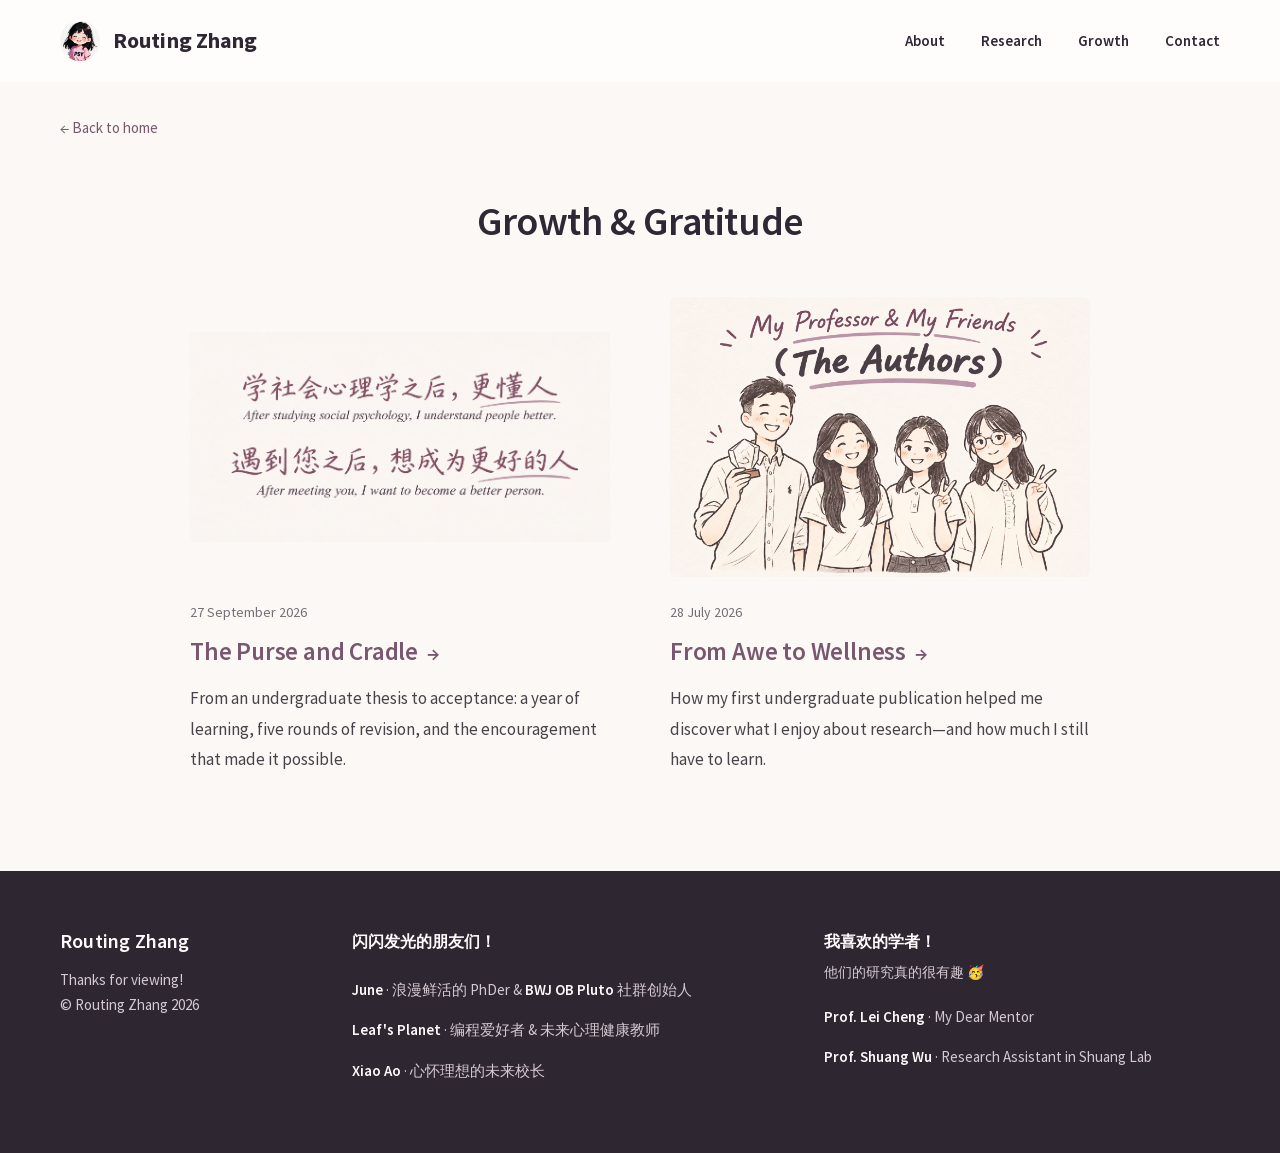
<file: becoming.html>
<!DOCTYPE html>
<html lang="en">
<head>
<meta charset="UTF-8">
<meta name="viewport" content="width=device-width, initial-scale=1">
<meta name="description" content="Behind the Paper: Growth &amp; Gratitude. Routing Zhang reflects on learning, mentorship, and becoming a scholar.">
<meta name="theme-color" content="#fbf8f5">
<title>Growth &amp; Gratitude | Routing Zhang</title>
<link rel="icon" type="image/svg+xml" href="assets/favicon.svg">
<link rel="stylesheet" href="styles.css?v=20261113-refined-footer">
</head>
<body class="becoming-page">
<a class="skip-link" href="#becoming-content">Skip to main content</a>
<header class="site-header" id="top">
  <div class="wrap nav-inner">
    <a class="brand" href="index.html#top"><img src="assets/routing-zhang-avatar.png" alt="" width="40" height="40">Routing Zhang</a>
    <button class="menu-toggle" type="button" aria-label="Open navigation" aria-expanded="false" aria-controls="primary-navigation"><svg viewBox="0 0 24 24" fill="none" stroke="currentColor" stroke-width="1.7" stroke-linecap="round" aria-hidden="true"><path d="M4 6h16M4 12h16M4 18h16"/></svg></button>
    <nav id="primary-navigation" aria-label="Primary navigation"><a href="index.html#about">About</a><a href="index.html#research">Research</a><a href="index.html#growth">Growth</a><a href="index.html#contact">Contact</a></nav>
  </div>
</header>
<main class="wrap becoming-main" id="becoming-content" tabindex="-1">
  <a class="collection-back" href="index.html#top">← Back to home</a>
  <section class="becoming" id="becoming" tabindex="-1" aria-labelledby="becoming-title">
    <header class="section-head">
      <h1 id="becoming-title">Growth &amp; Gratitude</h1>
    </header>
    <div class="becoming-list">
      <article class="becoming-entry" aria-labelledby="becoming-purse-title">
        <a class="growth-cover" href="purse-and-cradle-story.html" aria-labelledby="becoming-purse-title"><img src="assets/purse-growth-cover-plum.png" width="1774" height="887" alt="After studying social psychology, I understand people better. After meeting you, I want to become a better person." decoding="async"></a>
        <p class="becoming-date"><time datetime="2026-09-27">27 September 2026</time></p>
        <h3 id="becoming-purse-title"><a href="purse-and-cradle-story.html">The Purse and Cradle <span aria-hidden="true">→</span></a></h3>
        <p>From an undergraduate thesis to acceptance: a year of learning, five rounds of revision, and the encouragement that made it possible.</p>
      </article>
      <article class="becoming-entry" aria-labelledby="becoming-awe-title">
        <a class="growth-cover" href="awe-to-wellness-story.html" aria-labelledby="becoming-awe-title"><img src="assets/awe-growth-cover-plum.png" width="1536" height="1024" alt="My Professor and My Friends: an illustrated group portrait of the authors." decoding="async"></a>
        <p class="becoming-date"><time datetime="2026-07-28">28 July 2026</time></p>
        <h3 id="becoming-awe-title"><a href="awe-to-wellness-story.html">From Awe to Wellness <span aria-hidden="true">→</span></a></h3>
        <p>How my first undergraduate publication helped me discover what I enjoy about research—and how much I still have to learn.</p>
      </article>
    </div>
  </section>
</main>
<footer class="footer">
  <div class="wrap footer-main">
    <div class="footer-about">
      <p class="footer-name">Routing Zhang</p>
      <p class="footer-note">Thanks for viewing! <span class="footer-credit">© Routing Zhang <span id="year">2026</span></span></p>
    </div>
    <nav class="footer-friends" aria-labelledby="friends-title">
      <h2 id="friends-title" lang="zh-CN">闪闪发光的朋友们！</h2>
      <ul>
        <li><a href="https://wenjunbian.github.io/" target="_blank" rel="noopener noreferrer">June</a><span class="footer-description" lang="zh-CN"> · 浪漫鲜活的 PhDer &amp; <a href="https://mp.weixin.qq.com/s/BjEi-r94QIzPFTiwJjfrXA" target="_blank" rel="noopener noreferrer">BWJ OB Pluto</a> 社群创始人</span></li>
        <li><a href="https://blog.leafyee.xyz/" target="_blank" rel="noopener noreferrer">Leaf's Planet</a><span class="footer-description" lang="zh-CN"> · 编程爱好者 &amp; 未来心理健康教师</span></li>
        <li><a href="https://tianyuliufang.com/" target="_blank" rel="noopener noreferrer">Xiao Ao</a><span class="footer-description" lang="zh-CN"> · 心怀理想的未来校长</span></li>
      </ul>
    </nav>
    <nav class="footer-friends footer-scholars" aria-labelledby="scholars-title">
      <h2 id="scholars-title" lang="zh-CN">我喜欢的学者！</h2>
      <p class="footer-intro" lang="zh-CN">他们的研究真的很有趣 🥳</p>
      <ul>
        <li><a href="https://leicheng-socialpsychology.github.io/#/featured" target="_blank" rel="noopener noreferrer">Prof. Lei Cheng</a><span class="footer-description"> · My Dear Mentor</span></li>
        <li><a href="https://shuangwu-ob.github.io/" target="_blank" rel="noopener noreferrer">Prof. Shuang Wu</a><span class="footer-description"> · Research Assistant in Shuang Lab</span></li>
      </ul>
    </nav>
  </div>
</footer>
<script src="script.js?v=20261028-keyword-hero-v1" defer></script>
</body>
</html>
</file>
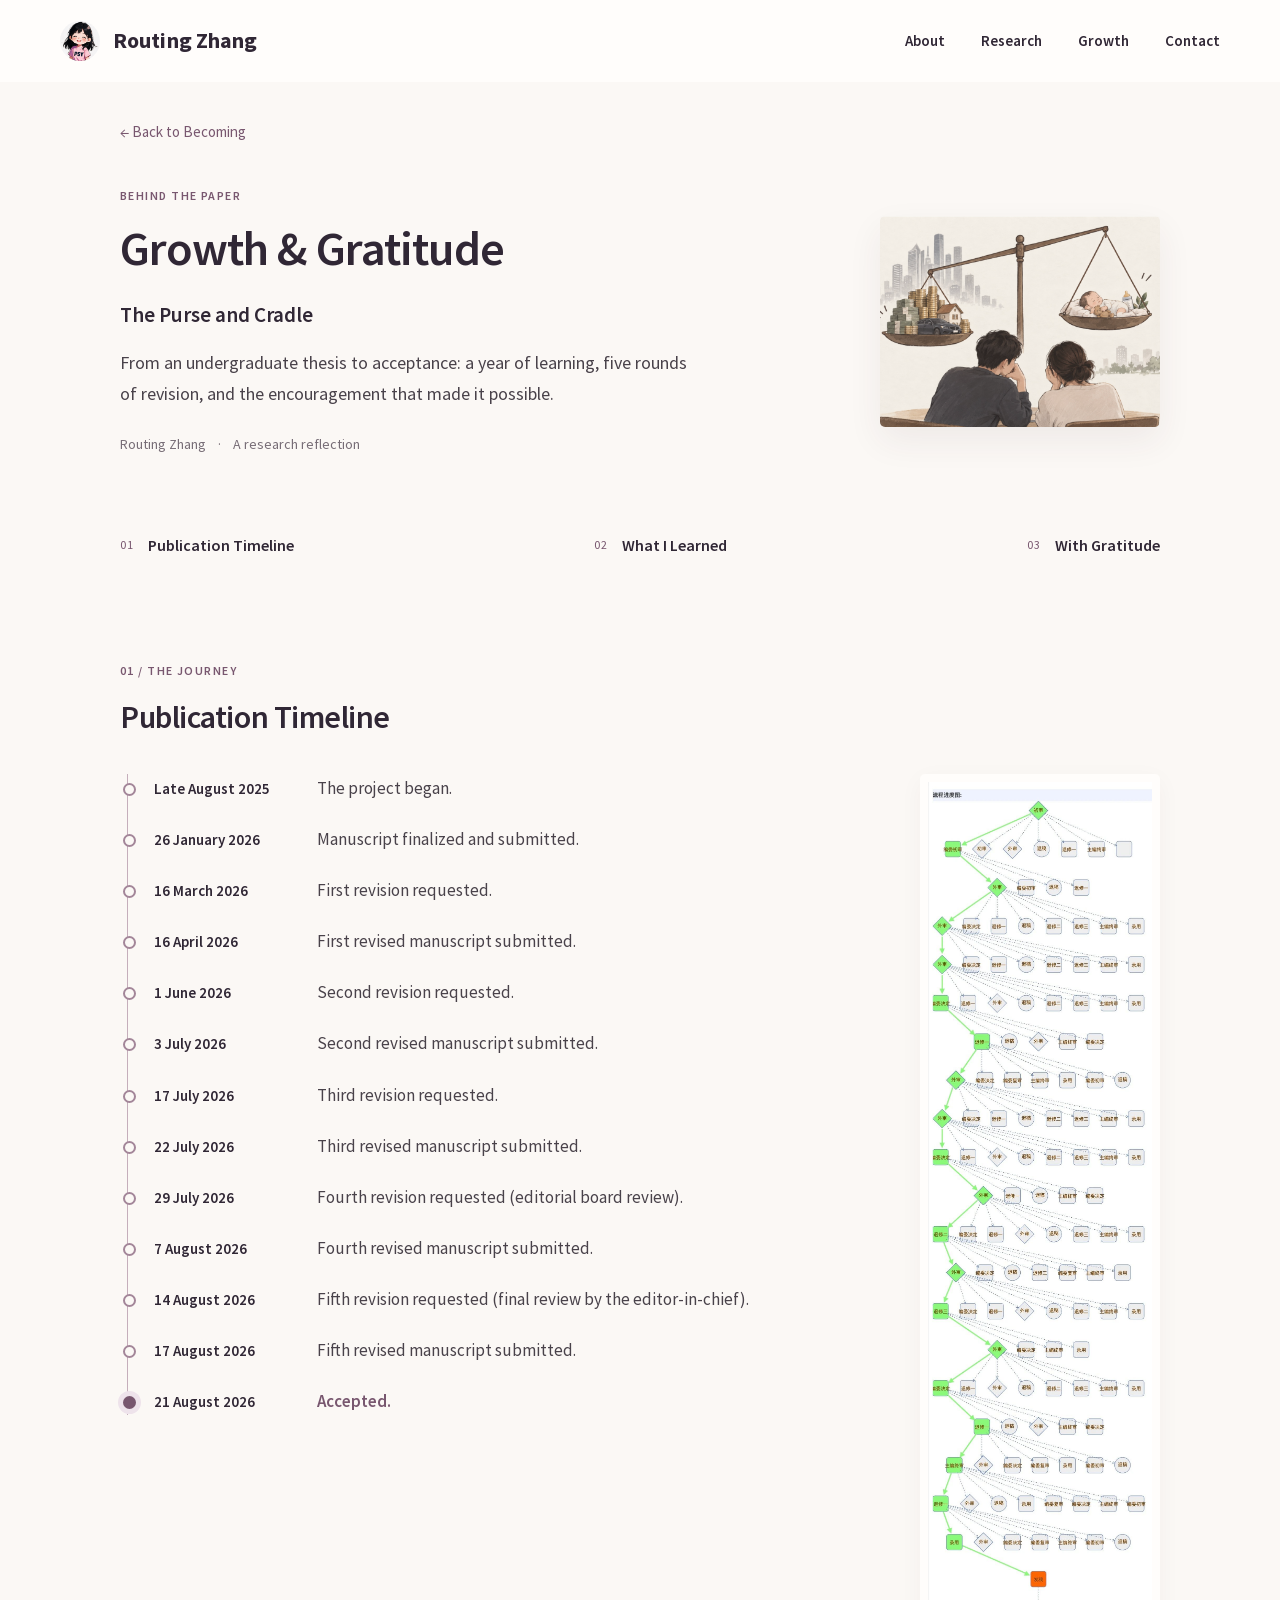
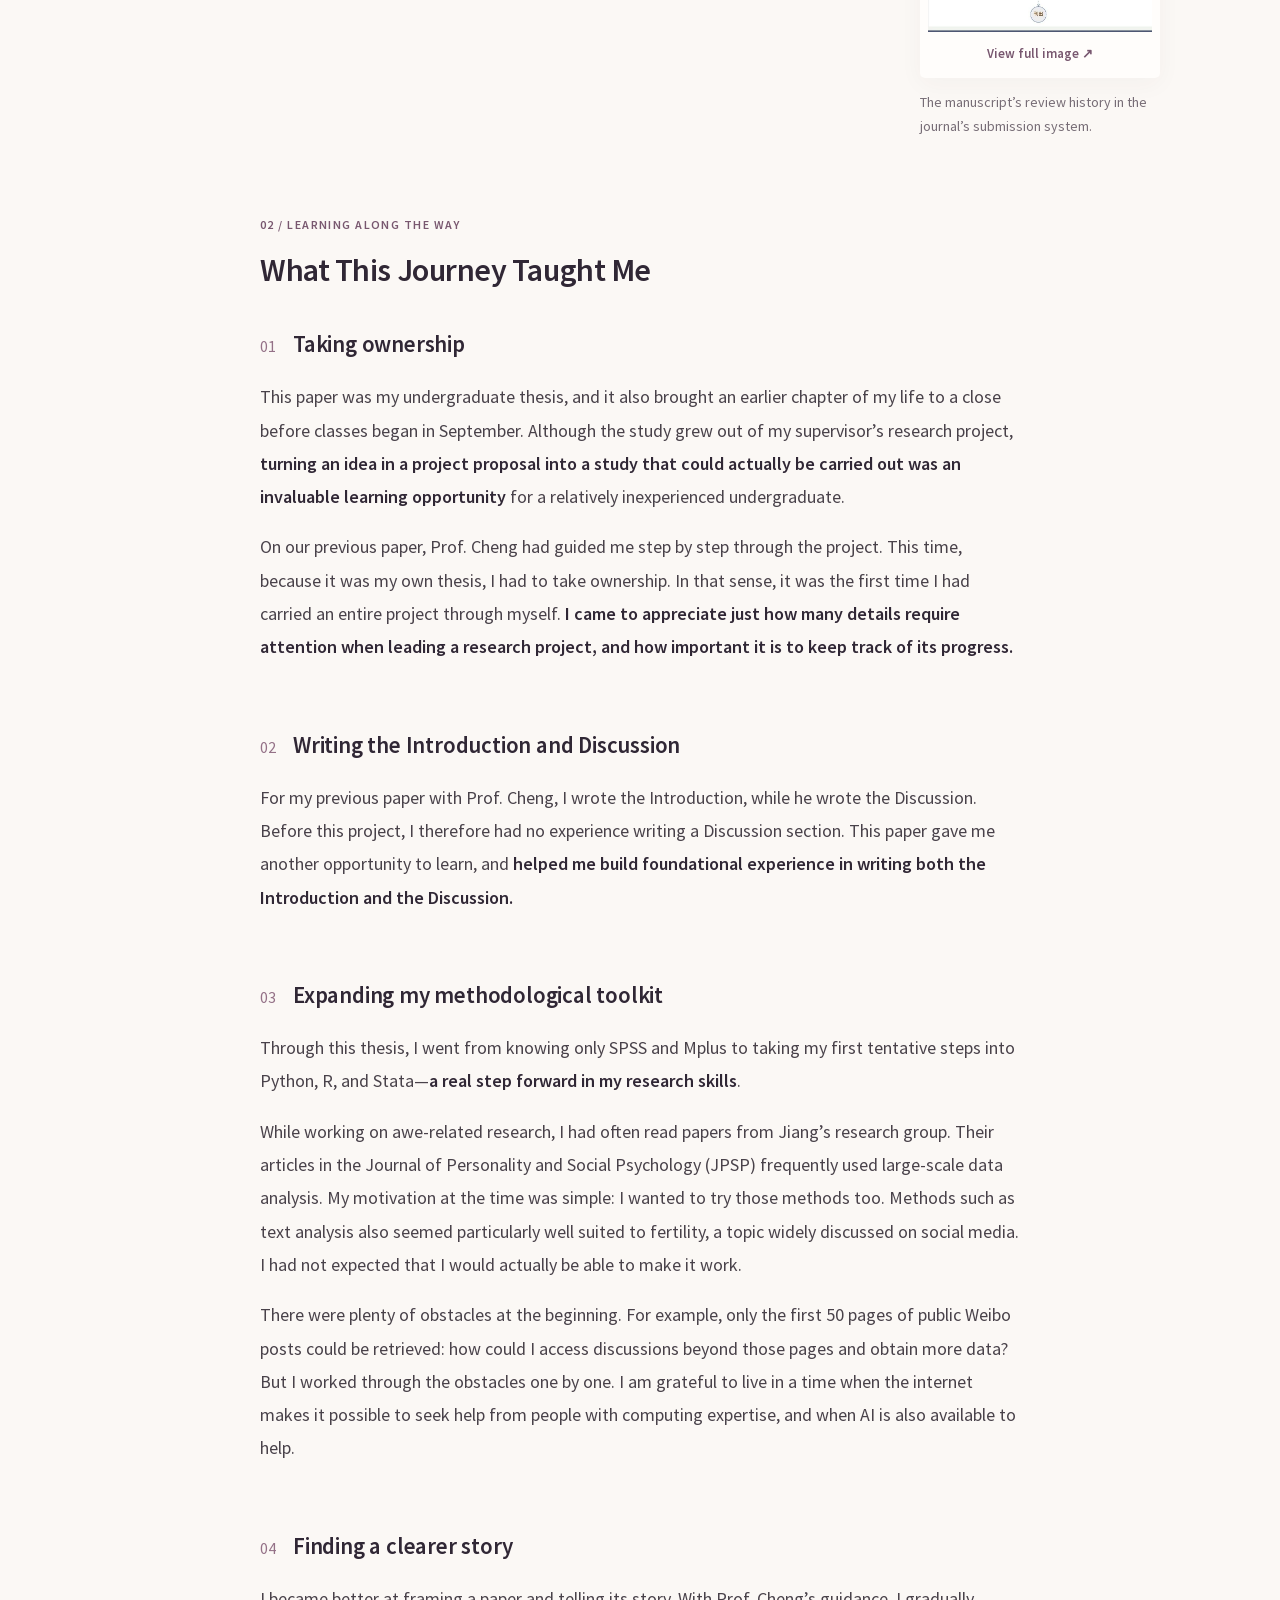
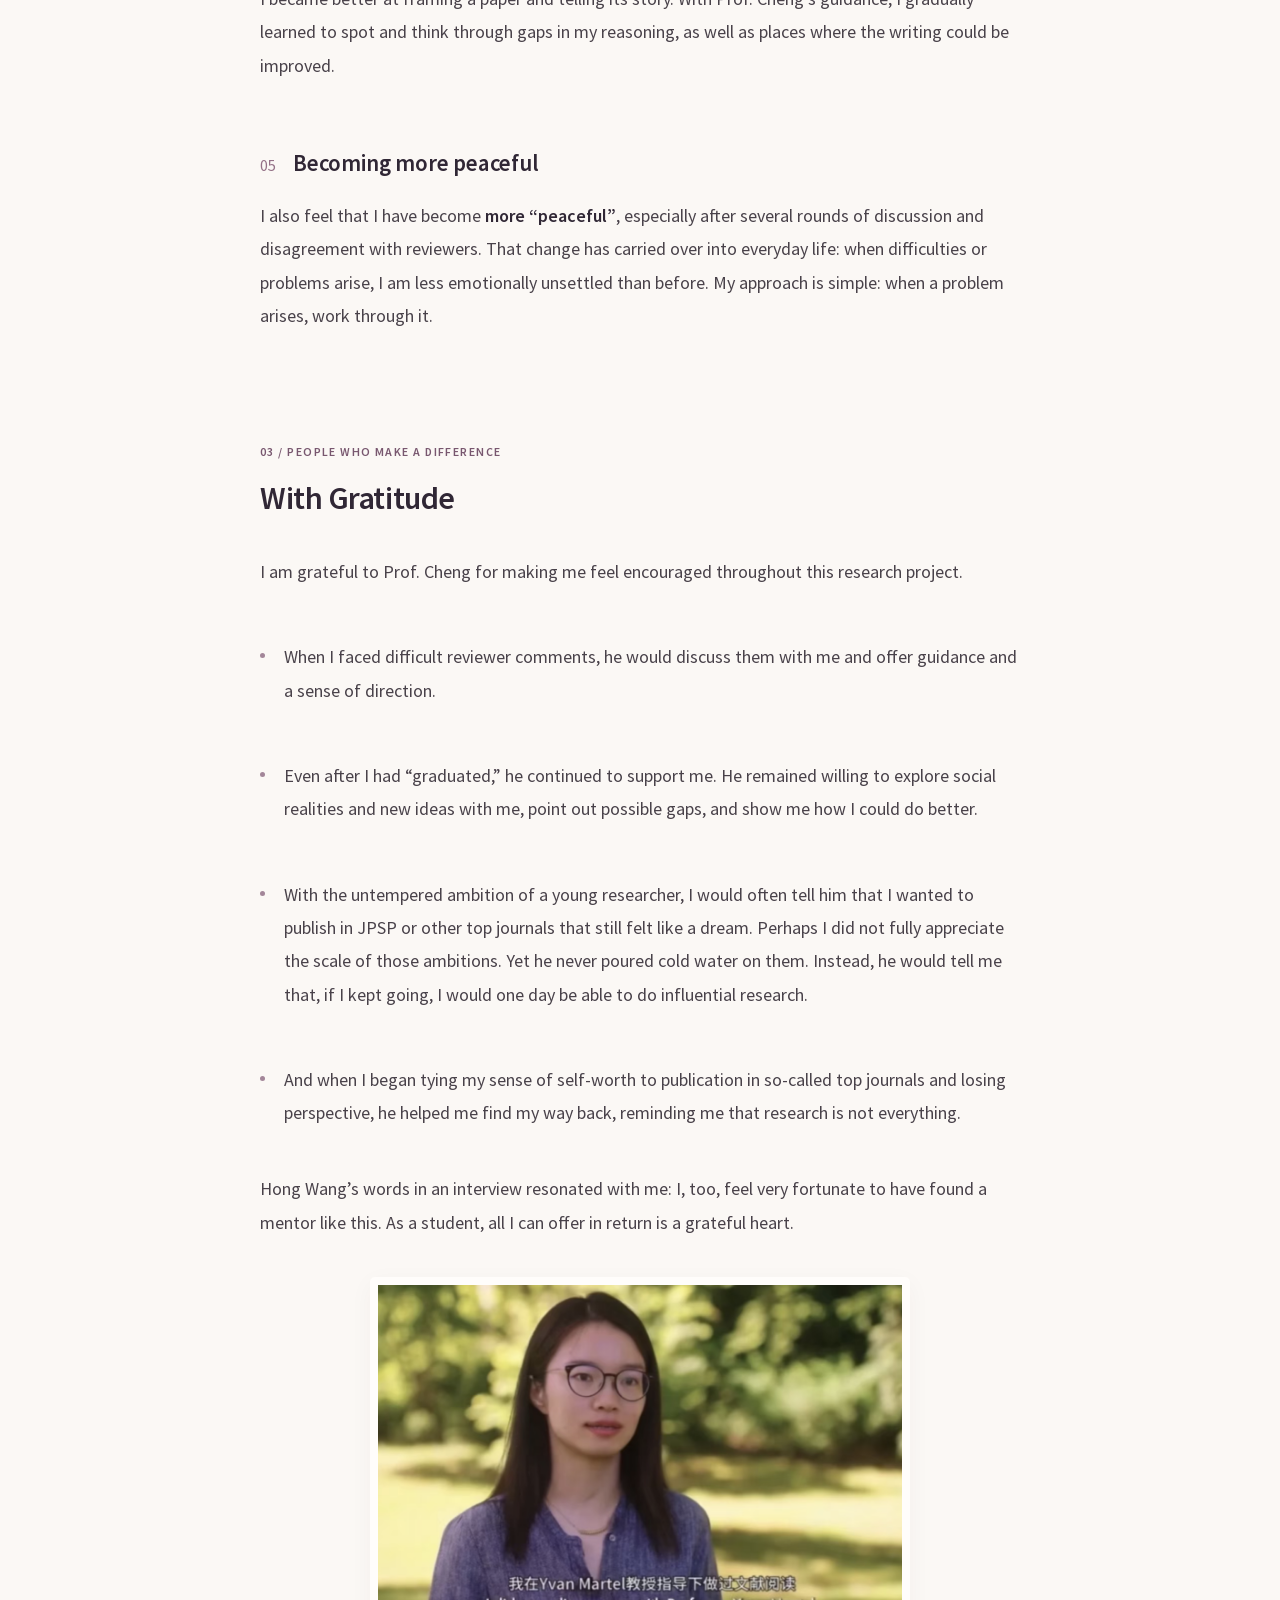
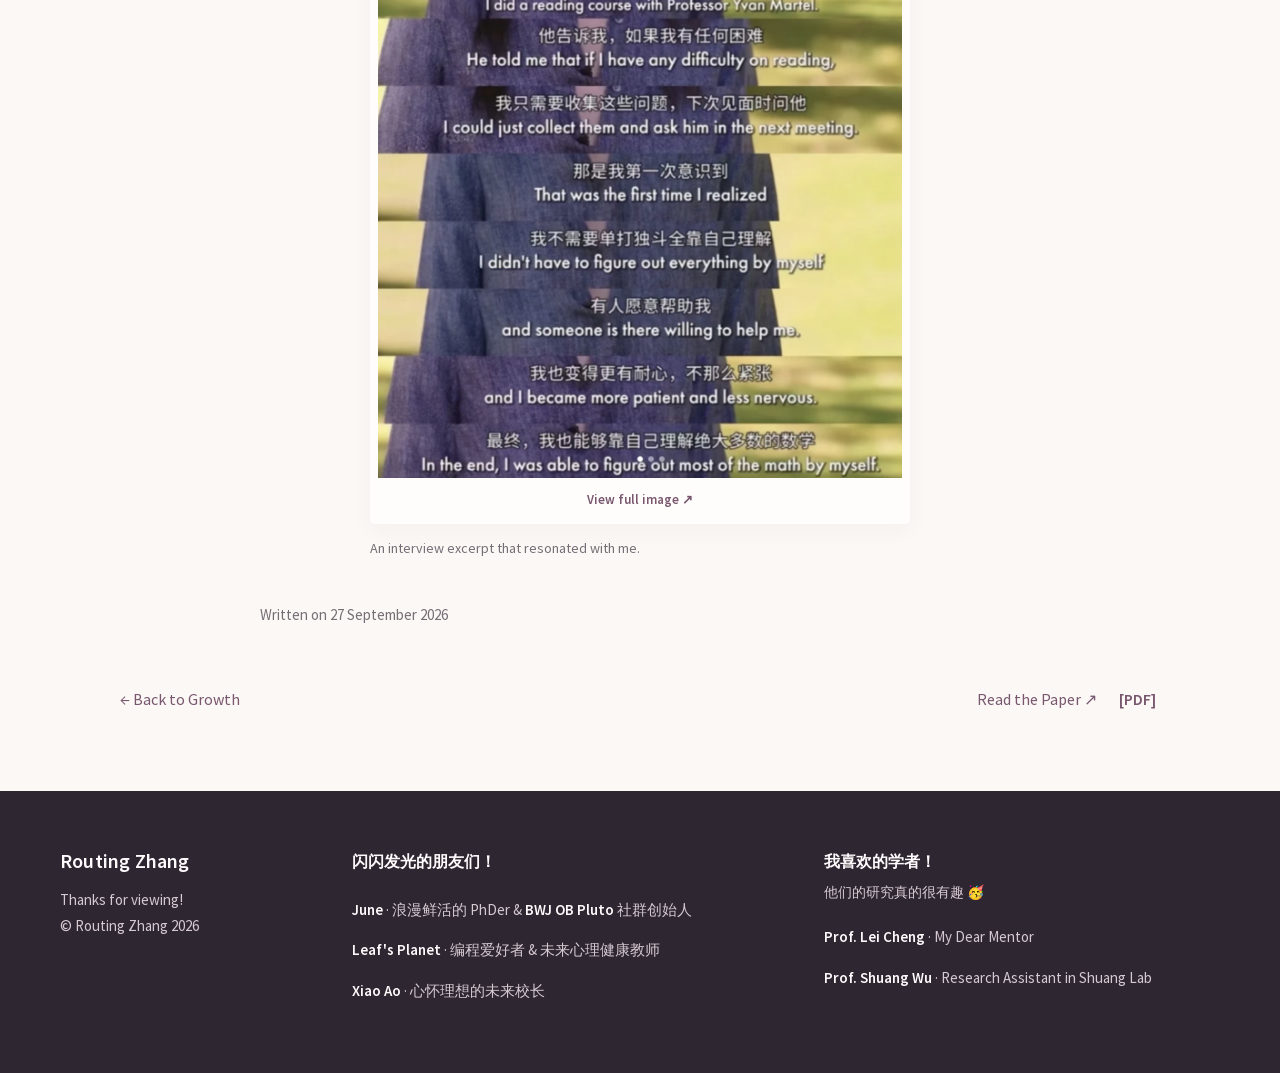
<file: purse-and-cradle-story.html>
<!DOCTYPE html>
<html lang="en"><head><meta charset="UTF-8"><meta name="viewport" content="width=device-width, initial-scale=1"><meta name="theme-color" content="#fbf8f5"><meta name="description" content="Routing Zhang reflects on the publication journey of The Purse and Cradle, lessons from an undergraduate thesis, and gratitude for mentorship."><title>Behind the Paper: Growth &amp; Gratitude | Routing Zhang</title><link rel="icon" type="image/svg+xml" href="assets/favicon.svg"><link rel="stylesheet" href="styles.css?v=20261113-refined-footer"><link rel="stylesheet" href="story.css?v=20261027-timeline-restored"></head><body class="story-page"><a class="skip-link" href="#story-content">Skip to main content</a>
<header class="site-header" id="top"><div class="wrap nav-inner">
<a class="brand" href="index.html#top"><img src="assets/routing-zhang-avatar.png" alt="" width="40" height="40">Routing Zhang</a>
<button class="menu-toggle" type="button" aria-label="Open navigation" aria-expanded="false" aria-controls="primary-navigation"><svg viewBox="0 0 24 24" fill="none" stroke="currentColor" stroke-width="1.7" stroke-linecap="round" aria-hidden="true"><path d="M4 6h16M4 12h16M4 18h16"/></svg></button>
<nav id="primary-navigation" aria-label="Primary navigation"><a href="index.html#about">About</a><a href="index.html#research">Research</a><a href="index.html#growth">Growth</a><a href="index.html#contact">Contact</a></nav>
</div></header>
<main class="story-main" id="story-content" tabindex="-1">
<a class="story-back" href="becoming.html">← Back to Becoming</a>
<section class="story-hero" aria-labelledby="story-title"><div><p class="story-eyebrow">Behind the Paper</p><h1 id="story-title">Growth &amp; Gratitude</h1><p class="story-paper-title">The Purse and Cradle</p><p class="story-deck">From an undergraduate thesis to acceptance: a year of learning, five rounds of revision, and the encouragement that made it possible.</p><p class="story-byline">Routing Zhang <span aria-hidden="true">·</span> A research reflection</p></div><img class="story-hero-image" src="assets/purse-and-cradle.png" width="1824" height="1378" alt="Warm illustration of a couple facing a scale balancing wealth and a sleeping baby"></section>
<nav class="story-contents" aria-label="On this page"><a href="#timeline"><span>01</span> Publication Timeline</a><a href="#reflections"><span>02</span> What I Learned</a><a href="#gratitude"><span>03</span> With Gratitude</a></nav>
<section class="story-section timeline-illustrated" id="timeline" tabindex="-1" aria-labelledby="timeline-title"><header class="story-section-heading"><p class="story-eyebrow">01 / The journey</p><h2 id="timeline-title">Publication Timeline</h2></header><div class="timeline-with-figure"><ol class="timeline-list"><li class="milestone"><time datetime="2025-08">Late August 2025</time><p>The project began.</p></li>
<li class="milestone"><time datetime="2026-01-26">26 January 2026</time><p>Manuscript finalized and submitted.</p></li>
<li class="milestone"><time datetime="2026-03-16">16 March 2026</time><p>First revision requested.</p></li>
<li class="milestone"><time datetime="2026-04-16">16 April 2026</time><p>First revised manuscript submitted.</p></li>
<li class="milestone"><time datetime="2026-06-01">1 June 2026</time><p>Second revision requested.</p></li>
<li class="milestone"><time datetime="2026-07-03">3 July 2026</time><p>Second revised manuscript submitted.</p></li>
<li class="milestone"><time datetime="2026-07-17">17 July 2026</time><p>Third revision requested.</p></li>
<li class="milestone"><time datetime="2026-07-22">22 July 2026</time><p>Third revised manuscript submitted.</p></li>
<li class="milestone"><time datetime="2026-07-29">29 July 2026</time><p>Fourth revision requested (editorial board review).</p></li>
<li class="milestone"><time datetime="2026-08-07">7 August 2026</time><p>Fourth revised manuscript submitted.</p></li>
<li class="milestone"><time datetime="2026-08-14">14 August 2026</time><p>Fifth revision requested (final review by the editor-in-chief).</p></li>
<li class="milestone"><time datetime="2026-08-17">17 August 2026</time><p>Fifth revised manuscript submitted.</p></li>
<li class="milestone milestone-final"><time datetime="2026-08-21">21 August 2026</time><p>Accepted.</p></li></ol><aside class="timeline-art"><figure class="story-figure process-figure"><button class="image-open" type="button" data-image-dialog data-src="assets/purse-review-process.png" data-alt="Original journal-system workflow showing the manuscript moving through review, revision, acceptance, and production." data-title="The manuscript’s review history in the journal’s submission system." aria-label="Enlarge image: The manuscript’s review history in the journal’s submission system."><img src="assets/purse-review-process.png" width="855" height="3245" loading="lazy" alt="Original journal-system workflow showing the manuscript moving through review, revision, acceptance, and production."><span class="enlarge-hint">View full image <span aria-hidden="true">↗</span></span></button><figcaption>The manuscript’s review history in the journal’s submission system.</figcaption></figure></aside></div></section>
<section class="story-section story-reading" id="reflections" tabindex="-1" aria-labelledby="reflections-title"><header class="story-section-heading"><p class="story-eyebrow">02 / Learning along the way</p><h2 id="reflections-title">What This Journey Taught Me</h2></header><section class="reflection"><div class="reflection-heading"><span class="reflection-number" aria-hidden="true">01</span><h3>Taking ownership</h3></div><div class="story-copy"><p>This paper was my undergraduate thesis, and it also brought an earlier chapter of my life to a close before classes began in September. Although the study grew out of my supervisor’s research project, <strong>turning an idea in a project proposal into a study that could actually be carried out was an invaluable learning opportunity</strong> for a relatively inexperienced undergraduate.</p><p>On our previous paper, Prof. Cheng had guided me step by step through the project. This time, because it was my own thesis, I had to take ownership. In that sense, it was the first time I had carried an entire project through myself. <strong>I came to appreciate just how many details require attention when leading a research project, and how important it is to keep track of its progress.</strong></p></div></section>
<section class="reflection"><div class="reflection-heading"><span class="reflection-number" aria-hidden="true">02</span><h3>Writing the Introduction and Discussion</h3></div><div class="story-copy"><p>For my previous paper with Prof. Cheng, I wrote the Introduction, while he wrote the Discussion. Before this project, I therefore had no experience writing a Discussion section. This paper gave me another opportunity to learn, and <strong>helped me build foundational experience in writing both the Introduction and the Discussion.</strong></p></div></section>
<section class="reflection"><div class="reflection-heading"><span class="reflection-number" aria-hidden="true">03</span><h3>Expanding my methodological toolkit</h3></div><div class="story-copy"><p>Through this thesis, I went from knowing only SPSS and Mplus to taking my first tentative steps into Python, R, and Stata—<strong>a real step forward in my research skills</strong>.</p><p>While working on awe-related research, I had often read papers from Jiang’s research group. Their articles in the Journal of Personality and Social Psychology (JPSP) frequently used large-scale data analysis. My motivation at the time was simple: I wanted to try those methods too. Methods such as text analysis also seemed particularly well suited to fertility, a topic widely discussed on social media. I had not expected that I would actually be able to make it work.</p><p>There were plenty of obstacles at the beginning. For example, only the first 50 pages of public Weibo posts could be retrieved: how could I access discussions beyond those pages and obtain more data? But I worked through the obstacles one by one. I am grateful to live in a time when the internet makes it possible to seek help from people with computing expertise, and when AI is also available to help.</p></div></section>
<section class="reflection"><div class="reflection-heading"><span class="reflection-number" aria-hidden="true">04</span><h3>Finding a clearer story</h3></div><div class="story-copy"><p>I became better at framing a paper and telling its story. With Prof. Cheng’s guidance, I gradually learned to spot and think through gaps in my reasoning, as well as places where the writing could be improved.</p></div></section>
<section class="reflection"><div class="reflection-heading"><span class="reflection-number" aria-hidden="true">05</span><h3>Becoming more peaceful</h3></div><div class="story-copy"><p>I also feel that I have become <strong>more “peaceful”</strong>, especially after several rounds of discussion and disagreement with reviewers. That change has carried over into everyday life: when difficulties or problems arise, I am less emotionally unsettled than before. My approach is simple: when a problem arises, work through it.</p></div></section></section>
<section class="story-section story-reading" id="gratitude" tabindex="-1" aria-labelledby="gratitude-title"><header class="story-section-heading"><p class="story-eyebrow">03 / People who make a difference</p><h2 id="gratitude-title">With Gratitude</h2></header><div class="story-copy"><p>I am grateful to Prof. Cheng for making me feel encouraged throughout this research project.</p></div><ul class="gratitude-list"><li><div class="story-copy"><p>When I faced difficult reviewer comments, he would discuss them with me and offer guidance and a sense of direction.</p></div></li>
<li><div class="story-copy"><p>Even after I had “graduated,” he continued to support me. He remained willing to explore social realities and new ideas with me, point out possible gaps, and show me how I could do better.</p></div></li>
<li><div class="story-copy"><p>With the untempered ambition of a young researcher, I would often tell him that I wanted to publish in JPSP or other top journals that still felt like a dream. Perhaps I did not fully appreciate the scale of those ambitions. Yet he never poured cold water on them. Instead, he would tell me that, if I kept going, I would one day be able to do influential research.</p></div></li>
<li><div class="story-copy"><p>And when I began tying my sense of self-worth to publication in so-called top journals and losing perspective, he helped me find my way back, reminding me that research is not everything.</p></div></li></ul><div class="gratitude-closing"><div class="story-copy"><p>Hong Wang’s words in an interview resonated with me: I, too, feel very fortunate to have found a mentor like this. As a student, all I can offer in return is a grateful heart.</p></div></div><figure class="story-figure mentorship-figure"><button class="image-open" type="button" data-image-dialog data-src="assets/purse-mentorship.png" data-alt="Original interview screenshot with Chinese and English subtitles reflecting on the support of a patient mentor." data-title="An interview excerpt that resonated with me." aria-label="Enlarge image: An interview excerpt that resonated with me."><img src="assets/purse-mentorship.png" width="1152" height="1744" loading="lazy" alt="Original interview screenshot with Chinese and English subtitles reflecting on the support of a patient mentor."><span class="enlarge-hint">View full image <span aria-hidden="true">↗</span></span></button><figcaption>An interview excerpt that resonated with me.</figcaption></figure></section>
<p class="story-date">Written on <time datetime="2026-09-27">27 September 2026</time></p>
<nav class="story-end" aria-label="Continue reading"><a href="index.html#growth">← Back to Growth</a><div><a href="https://journal.psych.ac.cn/xlxb/CN/abstract/abstract16481.shtml" target="_blank" rel="noopener noreferrer">Read the Paper ↗</a><a class="pdf-link" href="assets/papers/the-purse-and-cradle.pdf" target="_blank" rel="noopener noreferrer" aria-label="Open PDF: The Purse and Cradle">[PDF]</a></div></nav>
</main><footer class="footer">
  <div class="wrap footer-main">
    <div class="footer-about">
      <p class="footer-name">Routing Zhang</p>
      <p class="footer-note">Thanks for viewing! <span class="footer-credit">© Routing Zhang <span id="year">2026</span></span></p>
    </div>
    <nav class="footer-friends" aria-labelledby="friends-title">
      <h2 id="friends-title" lang="zh-CN">闪闪发光的朋友们！</h2>
      <ul>
        <li><a href="https://wenjunbian.github.io/" target="_blank" rel="noopener noreferrer">June</a><span class="footer-description" lang="zh-CN"> · 浪漫鲜活的 PhDer &amp; <a href="https://mp.weixin.qq.com/s/BjEi-r94QIzPFTiwJjfrXA" target="_blank" rel="noopener noreferrer">BWJ OB Pluto</a> 社群创始人</span></li>
        <li><a href="https://blog.leafyee.xyz/" target="_blank" rel="noopener noreferrer">Leaf's Planet</a><span class="footer-description" lang="zh-CN"> · 编程爱好者 &amp; 未来心理健康教师</span></li>
        <li><a href="https://tianyuliufang.com/" target="_blank" rel="noopener noreferrer">Xiao Ao</a><span class="footer-description" lang="zh-CN"> · 心怀理想的未来校长</span></li>
      </ul>
    </nav>
    <nav class="footer-friends footer-scholars" aria-labelledby="scholars-title">
      <h2 id="scholars-title" lang="zh-CN">我喜欢的学者！</h2>
      <p class="footer-intro" lang="zh-CN">他们的研究真的很有趣 🥳</p>
      <ul>
        <li><a href="https://leicheng-socialpsychology.github.io/#/featured" target="_blank" rel="noopener noreferrer">Prof. Lei Cheng</a><span class="footer-description"> · My Dear Mentor</span></li>
        <li><a href="https://shuangwu-ob.github.io/" target="_blank" rel="noopener noreferrer">Prof. Shuang Wu</a><span class="footer-description"> · Research Assistant in Shuang Lab</span></li>
      </ul>
    </nav>
  </div>
</footer><dialog class="image-dialog" id="image-viewer" aria-labelledby="image-viewer-title"><div class="image-dialog-heading"><h2 id="image-viewer-title">Image</h2><button class="image-close" type="button" aria-label="Close image">Close <span aria-hidden="true">×</span></button></div><div class="image-dialog-scroll"><img alt=""></div></dialog><script src="script.js?v=20261028-keyword-hero-v1" defer></script></body></html>
</file>
<file: styles.css>
/* Local font files keep the page independent of third-party font services. */
@font-face{font-family:"Source Sans Pro";font-style:normal;font-weight:400;font-display:swap;src:url("assets/fonts/source-sans-pro-400.ttf") format("truetype")}
@font-face{font-family:"Source Sans Pro";font-style:normal;font-weight:600;font-display:swap;src:url("assets/fonts/source-sans-pro-600.ttf") format("truetype")}
@font-face{font-family:"Source Sans Pro";font-style:normal;font-weight:700;font-display:swap;src:url("assets/fonts/source-sans-pro-700.ttf") format("truetype")}

:root{--paper:#fbf8f5;--white:#fffdfb;--soft:#f0e8ed;--ink:#49424a;--heading:#302735;--muted:#776d76;--accent:#78576f;--width:1160px}
*{box-sizing:border-box}
html{scroll-behavior:smooth;scroll-padding-top:112px}
body{margin:0;background:var(--paper);color:var(--ink);font-family:"Source Sans Pro","Helvetica Neue",Arial,sans-serif;font-size:18px;line-height:1.7;-webkit-font-smoothing:antialiased}
h1,h2,h3,p,figure{margin:0}
img,svg{max-width:100%}
a{color:var(--accent);text-decoration-thickness:1px;text-underline-offset:5px}
a:hover{color:#51394b;text-decoration:underline}
a:focus-visible,button:focus-visible{outline:3px solid #78576f;outline-offset:5px;border-radius:2px}
button{font:inherit}
strong{font-weight:700}
::selection{background:#eadde6;color:#45303e}
.wrap{width:min(calc(100% - 80px),var(--width));margin-inline:auto}
.skip-link{position:fixed;z-index:100;top:-100px;left:16px;background:var(--white);padding:12px 20px}
.skip-link:focus{top:12px}
.site-header{position:sticky;z-index:20;top:0;background:rgb(255 253 251 / 94%);backdrop-filter:blur(14px)}
.nav-inner{min-height:82px;display:flex;justify-content:space-between;align-items:center;gap:28px;position:relative}
.brand{display:inline-flex;align-items:center;gap:13px;color:var(--heading);font-size:22px;font-weight:700;text-decoration:none;letter-spacing:.1px;white-space:nowrap}
.brand:hover{text-decoration:none}
.brand img{display:block;width:40px;height:40px;border-radius:50%;object-fit:cover}
.site-header nav{display:flex;align-items:center;gap:36px}
.site-header nav a{display:inline-flex;align-items:center;min-height:44px;color:var(--heading);font-size:15px;font-weight:600;text-decoration:none}
.site-header nav a:hover{text-decoration:underline}
.menu-toggle{display:none;background:none;border:0;width:44px;height:44px;color:var(--heading);align-items:center;justify-content:center;cursor:pointer}
.menu-toggle svg{width:21px;height:21px}
.landing-hero{position:relative;isolation:isolate;display:grid;place-items:center;min-height:calc(100vh - 82px);min-height:calc(100svh - 82px);padding:64px 24px 90px;overflow:hidden;background:var(--paper)}
.keyword-field{position:absolute;inset:9% 0 10%;z-index:0;display:flex;flex-direction:column;justify-content:space-between;gap:16px;overflow:hidden;pointer-events:none;user-select:none;mask-image:linear-gradient(to right,transparent,#000 9%,#000 91%,transparent);-webkit-mask-image:linear-gradient(to right,transparent,#000 9%,#000 91%,transparent)}
.keyword-lane{flex:none;white-space:nowrap;line-height:1.2;color:#bca7b6}
.keyword-track{display:flex;width:max-content;animation:keyword-drift var(--drift-duration,85s) linear infinite;animation-delay:var(--drift-delay,0s);animation-play-state:paused}
.keyword-group{display:flex;flex:none;align-items:center;gap:clamp(30px,4.5vw,76px);padding-right:clamp(30px,4.5vw,76px)}
.keyword{display:block;letter-spacing:-.025em;font-weight:400}
.word-large{font-size:clamp(36px,4.7vw,70px);font-weight:600}
.word-medium{font-size:clamp(27px,3.4vw,50px)}
.word-small{font-size:clamp(19px,2.3vw,34px)}
.lane-1{--drift-duration:100s;--drift-delay:-22s;opacity:.72}
.lane-2{--drift-duration:115s;--drift-delay:-48s;opacity:.56}
.lane-3{--drift-duration:92s;--drift-delay:-16s;opacity:.7}
.lane-4{--drift-duration:125s;--drift-delay:-55s;opacity:.56}
.lane-5{--drift-duration:106s;--drift-delay:-35s;opacity:.7}
.lane-2 .keyword-track,.lane-4 .keyword-track{animation-direction:reverse}
.keywords-playing .keyword-track{animation-play-state:running}
.hero-wash{position:absolute;inset:0;z-index:1;pointer-events:none;background:radial-gradient(ellipse at center,rgb(251 248 245 / 98%) 0%,rgb(251 248 245 / 94%) 23%,rgb(251 248 245 / 50%) 50%,rgb(251 248 245 / 5%) 75%)}
.hero-content{position:relative;z-index:2;display:flex;flex-direction:column;align-items:center;gap:30px;text-align:center;width:min(100%,760px)}
.hero-portrait{display:block;width:clamp(170px,22vw,236px);height:auto;aspect-ratio:1;object-fit:cover;border-radius:50%;border:6px solid var(--white);box-shadow:0 14px 45px rgb(59 38 50 / 9%)}
.hero-content h1{font-size:clamp(30px,4vw,48px);line-height:1.25;font-weight:700;letter-spacing:-.7px;color:var(--heading)}
.hero-content h1 span{display:block;margin-top:14px;font-size:clamp(22px,2.8vw,34px);line-height:1.35;font-weight:400;letter-spacing:-.25px;color:var(--ink)}
.hero-scroll,.keyword-motion{position:absolute;z-index:3;bottom:22px;display:inline-flex;align-items:center;justify-content:center;width:44px;height:44px;color:var(--accent)}
.hero-scroll{left:calc(50% - 22px);text-decoration:none}
.hero-scroll svg{width:26px;height:26px}
.keyword-motion{right:24px;border:0;border-radius:50%;background:rgb(255 253 251 / 65%);cursor:pointer}
.keyword-motion svg{width:19px;height:19px}
.keyword-motion[hidden],.keyword-motion .motion-play{display:none}
.keyword-motion[data-paused="true"] .motion-pause{display:none}
.keyword-motion[data-paused="true"] .motion-play{display:block}
@keyframes keyword-drift{from{transform:translate3d(0,0,0)}to{transform:translate3d(-50%,0,0)}}
.about{max-width:820px;margin-inline:auto;padding:82px 0 56px}
.about h2{margin-bottom:52px;text-align:center}
.about-text>p{margin-bottom:18px;font-size:19px;line-height:1.7}
.about-text .phd-paragraph{background:var(--soft);padding:14px 17px;border-radius:3px}
.about-text .about-links{display:flex;align-items:center;justify-content:center;gap:18px;flex-wrap:wrap;margin-top:25px;margin-bottom:0!important;font-size:16px;font-weight:600}
.about-links a{min-height:44px;display:inline-flex;align-items:center;gap:6px;text-decoration:none}
.about-links a:hover{text-decoration:underline}

.research{padding:64px 0 0}
.section-head{text-align:center;padding-bottom:21px}
.section-head h2,.contact h2{font-size:32px;font-weight:700;line-height:1.25;color:var(--heading);letter-spacing:-.3px}
.section-head h2{position:relative}
.paper{padding:55px 0 58px;scroll-margin-top:20px}
.paper-layout{display:grid;grid-template-columns:minmax(0,1fr) minmax(0,2.3fr);gap:58px;align-items:start}
.paper-image{margin-top:5px}
.paper-image img{width:100%;height:auto;display:block;border-radius:2px}
.paper-body .paper-type{color:#776d76;font-size:12px;font-weight:600;letter-spacing:.09em;line-height:1.5;margin-bottom:11px}
.paper h3{font-size:28px;line-height:1.3;color:var(--heading);margin-bottom:15px;letter-spacing:-.25px;font-weight:700;overflow-wrap:break-word}
.paper-body p{margin-bottom:17px;line-height:1.7}
.paper-body p.reference{font-size:15px;color:#776d76;line-height:1.7;margin-bottom:23px}
.paper-body p.reference strong{color:var(--heading)}
.reference sup{font-size:.75em;line-height:0}
.reference .authorship-note{display:block;margin-top:5px;font-size:14px}
.paper-body>p:last-child{margin-bottom:0}
.paper-body .paper-links{display:flex;flex-wrap:wrap;gap:9px 27px;margin-top:22px;margin-bottom:0;font-size:16px;font-weight:600}
.paper-links a{display:inline-flex;align-items:center;min-height:44px;text-decoration:none}
.paper-links a:hover{text-decoration:underline}
.pdf-link{display:inline-block;min-width:44px;padding:2px 4px;font-weight:600;font-style:normal;white-space:nowrap;text-decoration:none}
.pdf-link:hover{text-decoration:underline}
.becoming-main{min-height:calc(100vh - 300px)}
.collection-back{display:inline-flex;align-items:center;min-height:44px;margin-top:24px;font-size:15px;text-decoration:none}
.becoming{padding:46px 0 96px}
.becoming h1{font-size:40px;line-height:1.25;font-weight:600;color:var(--heading);letter-spacing:-.4px}
.becoming-intro{margin-top:16px;font-size:17px;line-height:1.6;color:var(--muted)}
.becoming-list{max-width:900px;margin:30px auto 0;display:grid;grid-template-columns:minmax(0,1fr) minmax(0,1fr);gap:60px}
.becoming-entry .becoming-date{font-size:14px;line-height:1.6;color:var(--muted);margin-bottom:12px}
.becoming-entry h3{font-size:25px;line-height:1.35;font-weight:600;letter-spacing:-.2px;margin-bottom:14px}
.becoming-entry h3 a{text-decoration:none}
.becoming-entry h3 a:hover{text-decoration:underline}
.becoming-entry h3 a span{display:inline-block;font-size:20px;margin-left:4px}
.becoming-entry>p:last-child{font-size:17px;line-height:1.8}
/* Warm white and pale plum, with a spacious, typographic Contact section. */
.contact{display:flex;align-items:center;min-height:460px;padding:100px 0 108px;text-align:center;background:var(--soft);color:var(--heading)}
.about h2,.research .section-head h2,.contact h2{position:relative;font-size:40px;font-weight:700;letter-spacing:3px;text-transform:uppercase;line-height:1.25;color:var(--heading)}
.contact h2{margin-bottom:52px}
.about h2::after,.research .section-head h2::after,.contact h2::after{content:"";position:absolute;width:30px;height:3px;border-radius:3px;background:#a98ba0;left:50%;bottom:-19px;transform:translateX(-50%)}
.email-button{display:inline-flex;justify-content:center;align-items:center;min-height:60px;padding:17px 52px;border-radius:5px;background:#78576f;color:white;font-size:17px;line-height:1.5;font-weight:700;letter-spacing:1.6px;text-transform:uppercase;text-decoration:none;box-shadow:0 6px 20px rgb(67 40 57 / 12%);transition:transform .25s,background .25s,box-shadow .25s}
.email-button:hover{background:#62445a;color:white;transform:translateY(-2px);text-decoration:none;box-shadow:0 9px 25px rgb(67 40 57 / 18%)}
.contact a:focus-visible{outline-color:var(--accent)}
.footer a:focus-visible{outline-color:#ecdee7}
.footer{background:#2e2631;color:#fffafc}
.footer-main{display:flex;justify-content:space-between;align-items:flex-start;gap:36px 64px;padding-block:42px}
.footer-about,.footer-friends{min-width:0}
.footer-name{font-size:20px;font-weight:600;letter-spacing:.2px;line-height:1.4}
.footer-note{font-size:15px;color:#d5c9d2;margin-top:12px}
.footer-credit{white-space:nowrap}
.footer-friends{max-width:100%}
.footer-friends h2{font-size:18px;font-weight:600;line-height:1.4;color:#fffafc;margin-bottom:9px}
.footer-friends ul{list-style:none;padding:0;margin:0}
.footer-friends a{display:grid;grid-template-columns:20px minmax(0,1fr);align-items:center;gap:10px;min-height:44px;padding-block:5px;font-size:15px;line-height:1.5;color:#d5c9d2;text-decoration:none;overflow-wrap:anywhere}
.friend-icon{width:20px;height:20px;color:#d5bdce;flex-shrink:0}
.footer a:hover{color:white;text-decoration:underline}


/* Gentle interaction feedback; the system cursor is always retained. */
.about-links a,.paper-links a,.site-header nav a,.footer a{transition:color .22s,transform .22s,box-shadow .22s}
@media(hover:hover) and (pointer:fine){
 .about-links a:hover,.paper-links a:hover{transform:translateY(-2px)}
 .paper-image img{transition:transform .55s cubic-bezier(.2,.65,.3,1),box-shadow .55s;border-radius:4px}
 .paper-image:hover img{transform:translateY(-3px);box-shadow:0 12px 30px rgb(64 42 55 / 9%)}
}
.cursor-layer{position:fixed;inset:0;overflow:hidden;pointer-events:none;z-index:30}
.cursor-glow{position:absolute;left:0;top:0;width:180px;height:180px;border-radius:50%;pointer-events:none;z-index:30;opacity:0;background:radial-gradient(circle,rgb(161 116 146 / 13%) 0%,rgb(190 153 173 / 6%) 36%,transparent 70%);transition:opacity .22s;will-change:transform;contain:strict}
.cursor-glow::after{content:"";position:absolute;left:84px;top:84px;width:12px;height:12px;border-radius:50%;border:1px solid rgb(120 87 111 / 25%)}
.cursor-glow.is-active{opacity:1}

@media(max-width:1000px){
 .wrap{width:calc(100% - 56px)}
 .paper-layout{grid-template-columns:minmax(220px,1fr) minmax(0,2.3fr);gap:36px}
 .about{padding:64px 0}
 .about-text>p{font-size:18px}
 .paper h3{font-size:26px}
}
@media(max-width:760px){
 .wrap{width:calc(100% - 40px);max-width:600px}
 .about{padding:56px 0 42px}
 .hero-content{gap:24px}
 .hero-portrait{width:180px}
 .about-text>p{font-size:18px}
 .research{padding-top:44px}
 .section-head{padding-bottom:18px}
 .section-head h2{font-size:29px}
 .paper{padding:35px 0 42px}
 .paper-layout{display:flex;flex-direction:column;gap:27px}
 .paper-image{width:100%;margin-top:0}
 .paper-image img{max-height:420px;object-fit:contain;object-position:left center}
  .paper h3{font-size:25px;line-height:1.3}
 .paper-body p{font-size:17px;line-height:1.72}
 .paper-body p.reference{font-size:14px;margin-bottom:20px}
 .paper-body .paper-type{font-size:11px}
 .paper-body .paper-links{font-size:16px;gap:8px 22px}
 .becoming{padding:30px 0 64px}
 .becoming h1{font-size:34px}
 .becoming-list{grid-template-columns:1fr;gap:38px;margin-top:22px;max-width:520px}
 .becoming-entry h3{font-size:24px}
 .contact{min-height:360px;padding:76px 0 82px}
 .about h2,.research .section-head h2,.contact h2{font-size:34px;letter-spacing:2.5px}
 .email-button{font-size:16px;padding-inline:42px}
 .footer-main{flex-direction:column;gap:30px;padding-block:36px}
}
@media(max-width:600px){
 html{scroll-padding-top:92px}
 .landing-hero{min-height:calc(100vh - 70px);min-height:calc(100svh - 70px);padding:44px 20px 80px}
 .keyword-field{inset:10% 0 12%;mask-image:linear-gradient(to right,transparent,#000 5%,#000 95%,transparent);-webkit-mask-image:linear-gradient(to right,transparent,#000 5%,#000 95%,transparent)}
 .hero-content h1{font-size:clamp(27px,7.5vw,38px);letter-spacing:-.5px}
 .hero-content h1 span{font-size:clamp(20px,5.4vw,27px);margin-top:12px}
 .hero-portrait{width:clamp(154px,43vw,190px)}
 .keyword-motion{right:12px}
 .nav-inner{min-height:70px;flex-wrap:wrap;gap:0}
 .brand{font-size:21px;min-height:70px;gap:10px}
 .brand img{width:36px;height:36px}
 .site-header nav{width:100%;gap:28px;padding-bottom:10px}
 .js .menu-toggle{display:inline-flex}
 .js .site-header nav{display:none;position:absolute;left:-20px;right:-20px;top:70px;width:auto;padding:12px 20px 18px;background:var(--white);gap:0}
 .js .site-header nav.is-open{display:flex;flex-direction:column;align-items:stretch}
 .js .site-header nav a{min-height:48px}
 .about .about-links{font-size:16px;gap:20px;margin-top:20px}
}
@media(max-height:620px) and (min-width:761px){.landing-hero{padding:28px 24px 60px}.hero-portrait{width:140px}.hero-content{gap:18px}.hero-content h1{font-size:36px}.hero-content h1 span{font-size:26px;margin-top:8px}}
@media(prefers-reduced-motion:reduce){html{scroll-behavior:auto}.email-button,.paper-image img,.about-links a,.paper-links a,.site-header nav a,.footer a{transition:none!important;transform:none!important}.cursor-glow{display:none!important}.keyword-track{animation:none!important}.keyword-motion{display:none!important}}
@media(hover:none),(pointer:coarse){.cursor-glow{display:none!important}}
@media print{
 .site-header{position:static}
 .cursor-glow{display:none!important}
 .keyword-field,.hero-wash,.hero-scroll,.keyword-motion{display:none!important}
 .landing-hero{display:block;min-height:0;padding:20px 0;background:none;break-inside:avoid}
 .hero-content{width:100%;gap:12px}
 .hero-portrait{width:90px;border:0;box-shadow:none}
 .hero-content h1{font-size:22pt}
 .hero-content h1 span{font-size:15pt;margin-top:6px}
 .paper,.paper-layout{opacity:1!important;transform:none!important;animation:none!important}
 .site-header nav,.menu-toggle,.skip-link,.footer a,.footer-friends{display:none!important}
 body{background:white;font-size:11pt}
 .wrap{width:100%;max-width:none}
 .paper-layout{display:grid;grid-template-columns:1fr 2.3fr;gap:24px}
 .about,.paper{padding:28px 0}
 .about-text>p,.paper-body p{font-size:11pt}
 .about h2,.paper h3{font-size:17pt}
 .paper-image{break-inside:avoid}
 .paper-body p.reference{font-size:9pt}
 .contact,.footer{color:#222;background:white}
 .contact h2{color:#222}
 .email-button{color:#222;background:white;box-shadow:none;border:1px solid #888}
}

/* Growth is available directly on the homepage. */
.growth-cover{display:block;width:100%;aspect-ratio:3/2;margin-bottom:24px;background:var(--paper);border-radius:6px;overflow:hidden;text-decoration:none}
.growth-cover img{display:block;width:100%;height:100%;object-fit:contain}
.growth-cover:focus-visible{outline:3px solid var(--accent);outline-offset:5px}
.home-growth{padding:50px 0 100px}
.home-growth .section-head{margin-bottom:54px;text-align:center}
.home-growth .section-head h2{position:relative;font-size:40px;font-weight:700;letter-spacing:3px;text-transform:uppercase;line-height:1.25;color:var(--heading)}
.home-growth .section-head h2::after{content:"";position:absolute;width:30px;height:3px;border-radius:3px;background:#a98ba0;left:50%;bottom:-19px;transform:translateX(-50%)}
@media(max-width:760px){.home-growth{padding:30px 0 64px}.home-growth .section-head h2,.becoming h1{font-size:clamp(26px,7vw,34px);letter-spacing:1.5px}.growth-cover{margin-bottom:20px}}

/* Friends and scholars share the existing plum footer. */
.footer-main{display:grid;grid-template-columns:minmax(180px,.7fr) minmax(0,1.2fr) minmax(0,1.1fr);gap:40px;padding-block:56px}
.footer-intro{font-size:14px;line-height:1.8;color:#d5c9d2;margin:10px 0 20px}
.footer-friends li{font-size:15px;line-height:1.9;margin:0 0 16px;overflow-wrap:anywhere}
.footer-friends a{display:inline;min-height:0;padding:0;color:#fffafc;font-size:inherit;line-height:inherit;font-weight:600;text-underline-offset:4px}
.footer-description{color:#d5c9d2}
@media(max-width:1050px){.footer-main{grid-template-columns:repeat(2,minmax(0,1fr));gap:32px 40px}.footer-about{grid-column:1/-1}}
@media(max-width:640px){.footer-main{grid-template-columns:minmax(0,1fr);gap:32px;padding-block:40px}.footer-about{grid-column:auto}.footer-intro{margin-bottom:15px}}

/* A single heading for each footer list. */
.footer-friends h2{font-size:16px;line-height:1.8;letter-spacing:0;margin-bottom:20px;text-transform:none}
.footer-friends li{margin-bottom:12px}

.footer-scholars h2{margin-bottom:4px}.footer-scholars .footer-intro{font-size:14px;font-weight:400;line-height:1.8;margin:0 0 18px;color:#d5c9d2}
</file>
<file: story.css>
/* An English reading page, using the homepage's warm-white and pale-plum palette. */
.story-main{width:min(calc(100% - 80px),1040px);margin-inline:auto;padding-bottom:70px}
.story-back{display:inline-flex;align-items:center;min-height:44px;margin-top:28px;font-size:15px;text-decoration:none}
.story-hero{display:grid;grid-template-columns:minmax(0,1fr) 280px;align-items:center;gap:64px;padding:32px 0 48px}
.story-eyebrow{color:var(--accent);font-size:12px;font-weight:600;letter-spacing:.12em;text-transform:uppercase;margin-bottom:15px}
.story-hero h1{font-size:48px;line-height:1.15;letter-spacing:-1px;font-weight:600;color:var(--heading);margin-bottom:20px}
.story-paper-title{font-size:21px;color:var(--heading);font-weight:600}
.story-deck{font-size:18px;line-height:1.7;margin-top:16px;max-width:580px}
.story-byline{display:flex;gap:12px;align-items:center;flex-wrap:wrap;margin-top:24px;font-size:14px;color:var(--muted)}
.story-hero-image{width:100%;height:auto;border-radius:5px;box-shadow:0 14px 35px rgb(67 40 57 / 7%)}
.story-contents{display:flex;justify-content:space-between;flex-wrap:wrap;gap:10px 26px;padding:18px 0}
.story-contents a{display:flex;gap:14px;align-items:center;min-height:44px;font-size:16px;font-weight:600;color:var(--heading);text-decoration:none}
.story-contents a>span{font-size:12px;font-weight:400;color:var(--accent);letter-spacing:.08em}
.story-contents a:hover{color:var(--accent)}
.story-reading{max-width:760px;margin-inline:auto}
.story-section{padding-top:76px;scroll-margin-top:5px}
.story-section-heading{margin-bottom:36px}
.story-section-heading h2{font-size:32px;font-weight:600;line-height:1.3;letter-spacing:-.45px;color:var(--heading)}
/* The connecting rail conveys chronology; keep it when removing decorative dividers. */
.timeline-list{list-style:none;padding:0;margin:0 0 0 7px;border-left:1px solid #c5aebb}
.milestone{position:relative;display:grid;grid-template-columns:160px minmax(0,1fr);gap:24px;padding:0 0 23px 26px;align-items:baseline}
.milestone::before{content:"";position:absolute;left:-5px;top:9px;width:9px;height:9px;background:var(--paper);border:2px solid #a38699;border-radius:50%}
.milestone time{font-size:15px;line-height:1.6;font-weight:600;color:var(--heading)}
.milestone p{font-size:17px;line-height:1.65}
.milestone:last-child{padding-bottom:0}
.milestone-final::before{background:var(--accent);border-color:var(--accent);box-shadow:0 0 0 5px #eee3eb}
.milestone-final p{color:var(--accent);font-weight:600}
.reflection{padding:31px 0 34px}
.reflection:first-of-type{padding-top:0}
.reflection-heading{display:flex;gap:17px;align-items:baseline;margin-bottom:20px}
.reflection-number{font-size:16px;color:#947187;font-weight:400}
.reflection h3{font-size:23px;line-height:1.4;color:var(--heading);font-weight:600;letter-spacing:-.2px}
.story-copy p{font-size:18px;line-height:1.8}
.story-copy p+p{margin-top:17px}
.story-copy strong{font-weight:600;color:var(--heading)}
.gratitude-list{list-style:none;padding:0;margin:26px 0 0}
.gratitude-list>li{position:relative;padding:26px 0 26px 24px}
.gratitude-list>li::before{content:"";position:absolute;left:0;top:39px;width:5px;height:5px;border-radius:50%;background:#a38699}
.gratitude-closing{margin-top:17px}
.mentorship-quote{margin-top:38px;background:var(--soft);padding:34px 38px;border-radius:4px}
.mentorship-quote blockquote{margin:0;font-family:Georgia,"Times New Roman",serif;font-size:27px;line-height:1.55;letter-spacing:-.3px;color:var(--heading)}
.mentorship-quote figcaption{font-size:14px;color:var(--accent);font-weight:600;line-height:1.7;margin-top:22px}
.mentorship-quote figcaption span{display:block;font-size:13px;font-weight:400;color:var(--muted);margin-top:3px}
.story-end{display:flex;justify-content:space-between;align-items:center;flex-wrap:wrap;gap:18px;margin-top:65px;padding-top:24px;font-size:16px}
.story-end a{display:inline-flex;align-items:center;min-height:44px;text-decoration:none}
.story-end>div{display:flex;align-items:center;gap:18px}
@media(max-width:900px){
 .story-main{width:calc(100% - 56px)}
 .story-hero{gap:35px;grid-template-columns:minmax(0,1fr) 220px}
 .story-hero h1{font-size:40px}
}
@media(max-width:650px){
 .story-main{width:calc(100% - 40px);padding-bottom:45px}
 .story-back{margin-top:18px}
 .story-hero{grid-template-columns:1fr;padding:23px 0 34px;gap:28px}
 .story-hero h1{font-size:38px;letter-spacing:-.7px}
 .story-hero-image{max-width:270px;justify-self:center}
 .story-deck{font-size:17px}
 .story-contents{flex-direction:column;gap:2px;padding:13px 0}
 .story-section{padding-top:50px}
 .story-section-heading{margin-bottom:28px}
 .story-section-heading h2{font-size:28px}
 .milestone{display:block;padding:0 0 23px 23px}
 .milestone time{display:block;font-size:15px;margin-bottom:5px}
 .milestone p{font-size:16px}
 .reflection{padding:27px 0 30px}
 .reflection h3{font-size:22px}
 .reflection-heading{gap:13px}
 .story-copy p{font-size:17px;line-height:1.8}
 .gratitude-list>li{padding-left:18px}
 .mentorship-quote{padding:26px 23px}
 .mentorship-quote blockquote{font-size:24px}
 .story-end{margin-top:45px;gap:12px}
}
@media print{
 .story-main{width:100%;max-width:none;padding:0}
 .story-back,.story-contents,.story-end{display:none!important}
 .story-section{padding-top:28px}
 .story-hero h1{font-size:25pt}
 .story-hero-image{max-width:180px}
 .story-copy p{font-size:11pt}
 .reflection-heading,.story-section-heading{break-after:avoid}
 .mentorship-quote{break-inside:avoid}
}

/* Original illustrations, paired with the English account. */
.timeline-with-figure{display:grid;grid-template-columns:minmax(0,1fr) 240px;gap:56px;align-items:start}
.timeline-illustrated .milestone{grid-template-columns:145px minmax(0,1fr);gap:18px}
.story-figure{margin:0}
.image-open{display:block;width:100%;padding:8px;border:0;border-radius:5px;background:var(--white);cursor:zoom-in;box-shadow:0 6px 24px rgb(67 40 57 / 4%);color:var(--accent)}
.image-open img{width:100%;height:auto;display:block}
.enlarge-hint{display:block;font-size:13px;line-height:1.7;padding:11px 3px 5px;font-weight:600}
.story-figure figcaption{margin-top:13px;font-size:14px;line-height:1.7;color:var(--muted)}
.mentorship-figure{width:min(100%,540px);margin:38px auto 0}
.image-dialog{border:0;border-radius:8px;padding:0;width:min(calc(100% - 32px),960px);max-width:none;max-height:92vh;max-height:92dvh;background:var(--white);color:var(--ink);box-shadow:0 20px 80px rgb(0 0 0 / 25%)}
.image-dialog::backdrop{background:rgb(34 25 37 / 72%)}
.image-dialog-heading{display:flex;align-items:center;justify-content:space-between;gap:20px;padding:12px 18px}
.image-dialog-heading h2{font-size:17px;font-weight:600;line-height:1.4;color:var(--heading)}
.image-close{flex-shrink:0;min-height:44px;border:0;border-radius:4px;padding:7px 14px;background:var(--paper);color:var(--accent);cursor:pointer;font-size:14px}
.image-dialog-scroll{max-height:calc(92vh - 74px);max-height:calc(92dvh - 74px);overflow:auto;padding:16px;overscroll-behavior:contain}
.image-dialog-scroll img{display:block;width:auto;max-width:100%;height:auto;margin-inline:auto}
body:has(.image-dialog[open]){overflow:hidden}
/* Shared prose settings keep both accounts comfortable to read. */
.story-copy p{line-height:1.85}
.gratitude-chapter{padding:28px 0}
.gratitude-chapter:first-of-type{padding-top:0}
.gratitude-chapter:last-child{border-bottom:0;padding-bottom:0}
.gratitude-chapter h3{font-size:23px;line-height:1.4;color:var(--heading);font-weight:600;letter-spacing:-.2px;margin-bottom:19px}
.idea-routes{display:grid;grid-template-columns:1fr 1fr;gap:18px;margin:25px 0}
.idea-routes section{background:var(--soft);padding:22px 24px;border-radius:3px}
.idea-routes h4{font-size:18px;color:var(--heading);font-weight:600;line-height:1.5;margin:0 0 10px}
.idea-routes p{font-size:16px;line-height:1.75}
.review-questions{padding-left:23px;margin:20px 0;font-size:18px;line-height:1.8}
.review-questions li{padding-left:5px;margin:8px 0}
.review-questions li::marker{color:var(--accent)}
.story-closing{margin-top:34px}
.story-date{max-width:760px;margin:42px auto 0;font-size:15px;color:var(--muted);line-height:1.6}
.story-date+.story-end{margin-top:26px}
.milestone-accepted::before{background:var(--accent);border-color:var(--accent);box-shadow:0 0 0 5px #eee3eb}
.milestone-accepted p{color:var(--accent);font-weight:600}
@media(max-width:900px){
 .timeline-with-figure{grid-template-columns:minmax(0,1fr) 210px;gap:32px}
 .timeline-illustrated .milestone{display:block}
 .timeline-illustrated .milestone time{display:block;margin-bottom:5px}
}
@media(max-width:650px){
 .timeline-with-figure{display:flex;flex-direction:column;gap:32px}
 .timeline-art{width:min(100%,250px);align-self:center}
 .timeline-with-figure .timeline-list{width:calc(100% - 7px)}
 .gratitude-chapter{padding:24px 0}
 .gratitude-chapter h3{font-size:22px}
 .idea-routes{grid-template-columns:1fr;gap:13px}
 .idea-routes section{padding:20px}
 .review-questions{font-size:17px}
 .story-date{font-size:14px}
 .image-dialog-heading{padding:9px 12px;gap:12px}
 .image-dialog-heading h2{font-size:15px}
 .image-dialog-scroll{padding:8px}
}
@media print{
 .image-dialog,.enlarge-hint{display:none!important}
 .image-open{border:0;box-shadow:none;padding:0}
 .story-figure{break-inside:avoid}
 .story-date{max-width:none}
}
</file>
